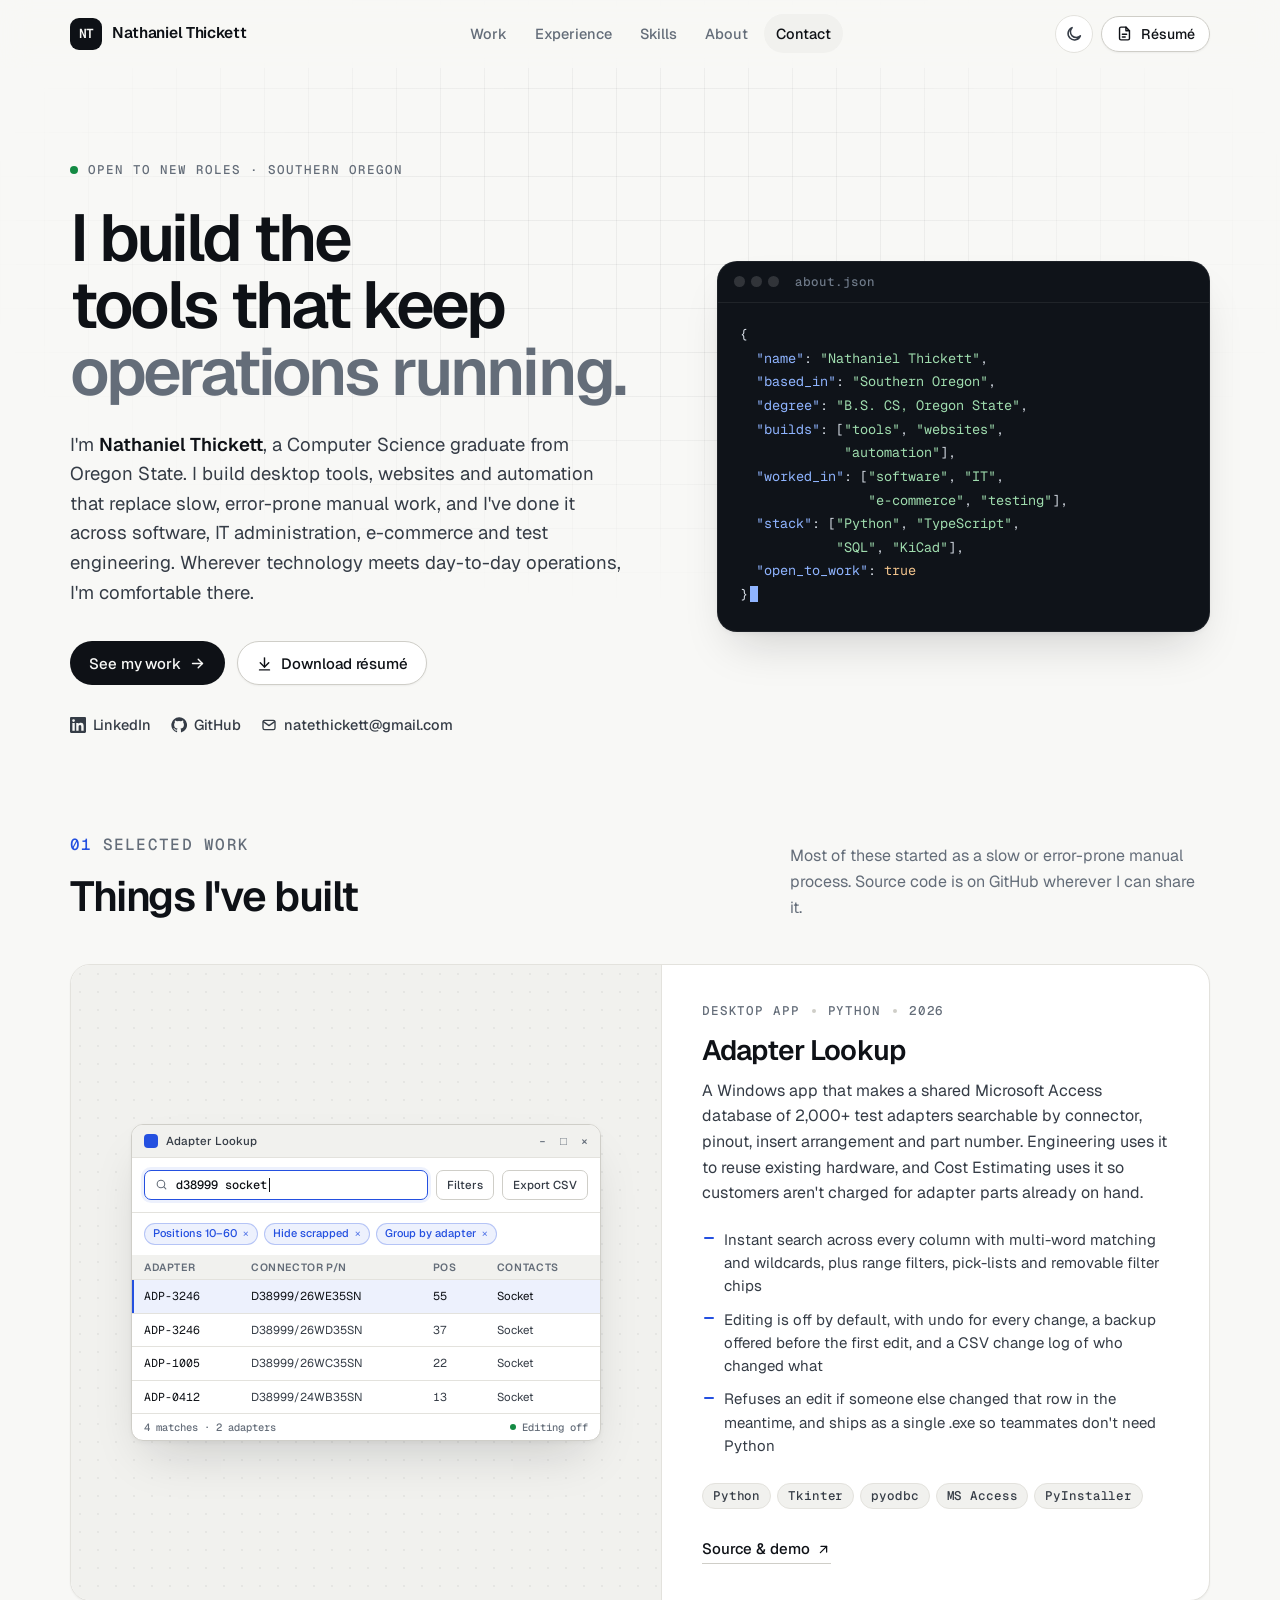
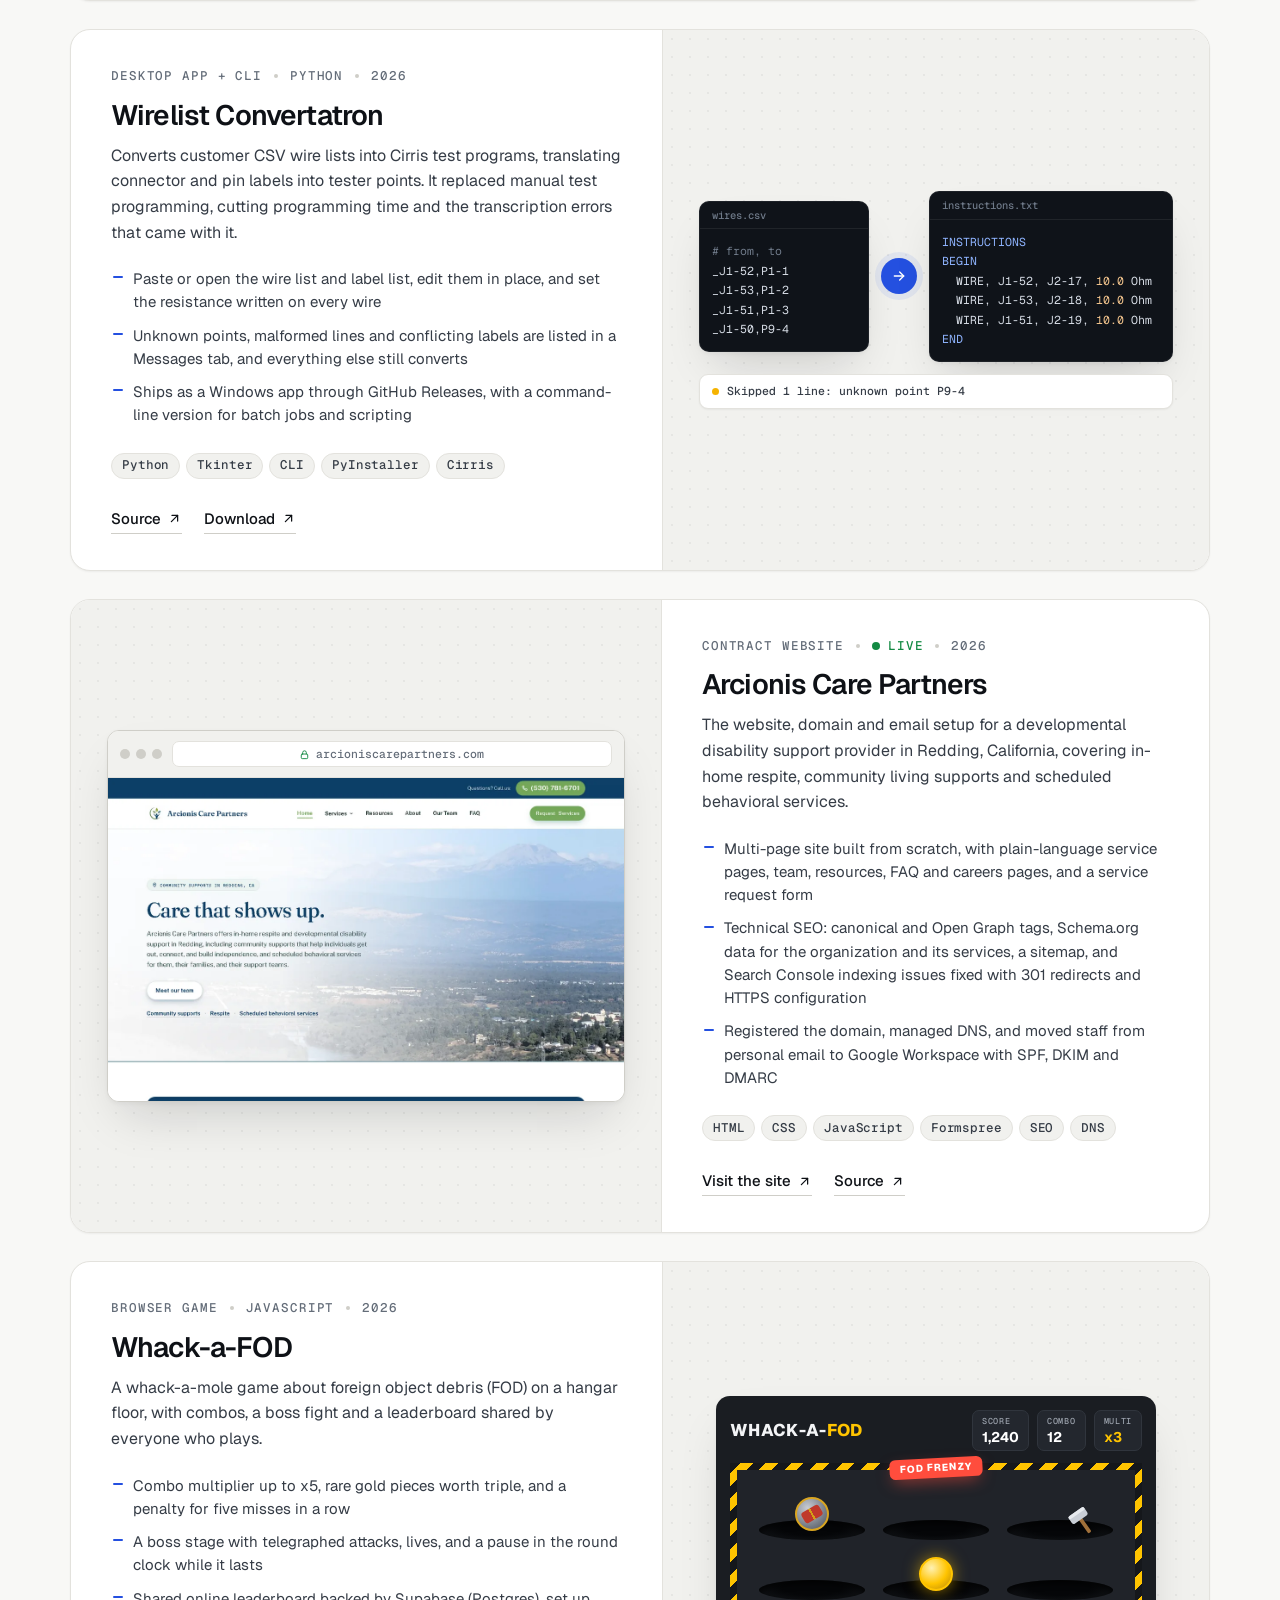
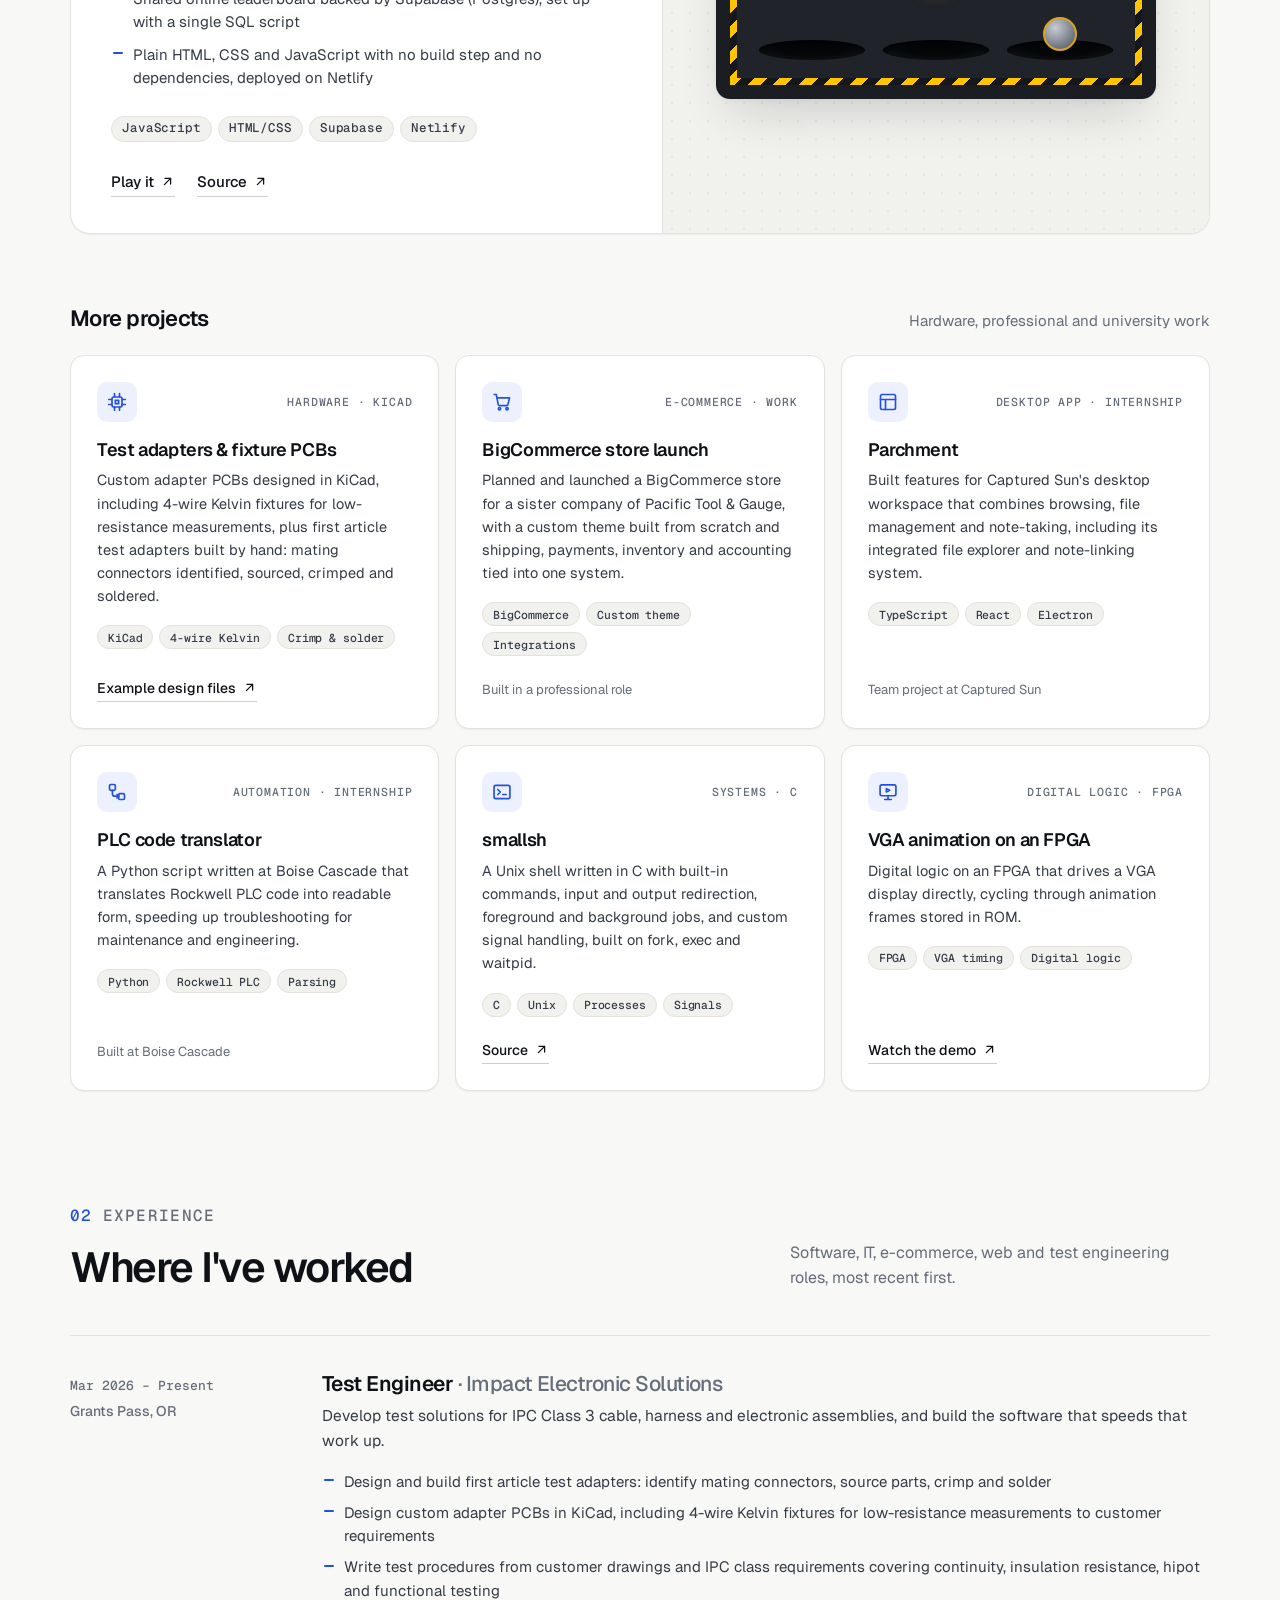
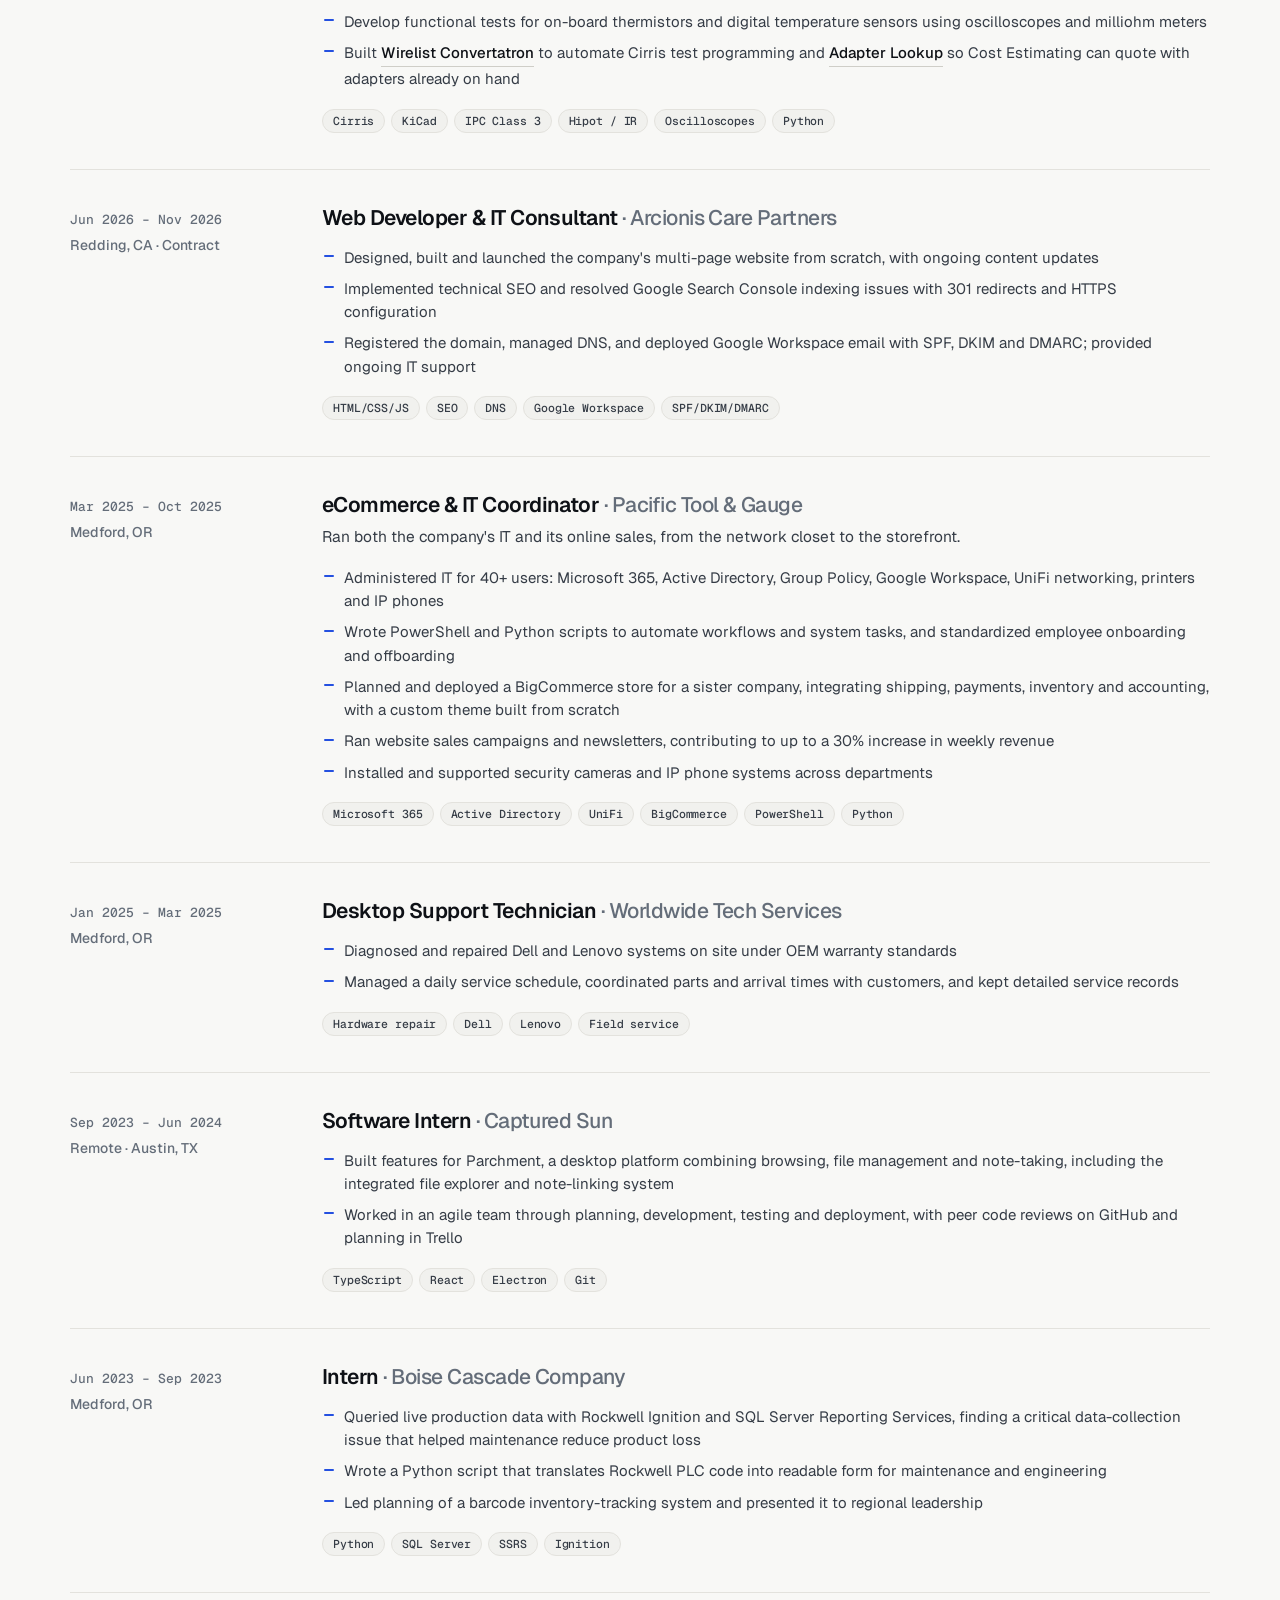
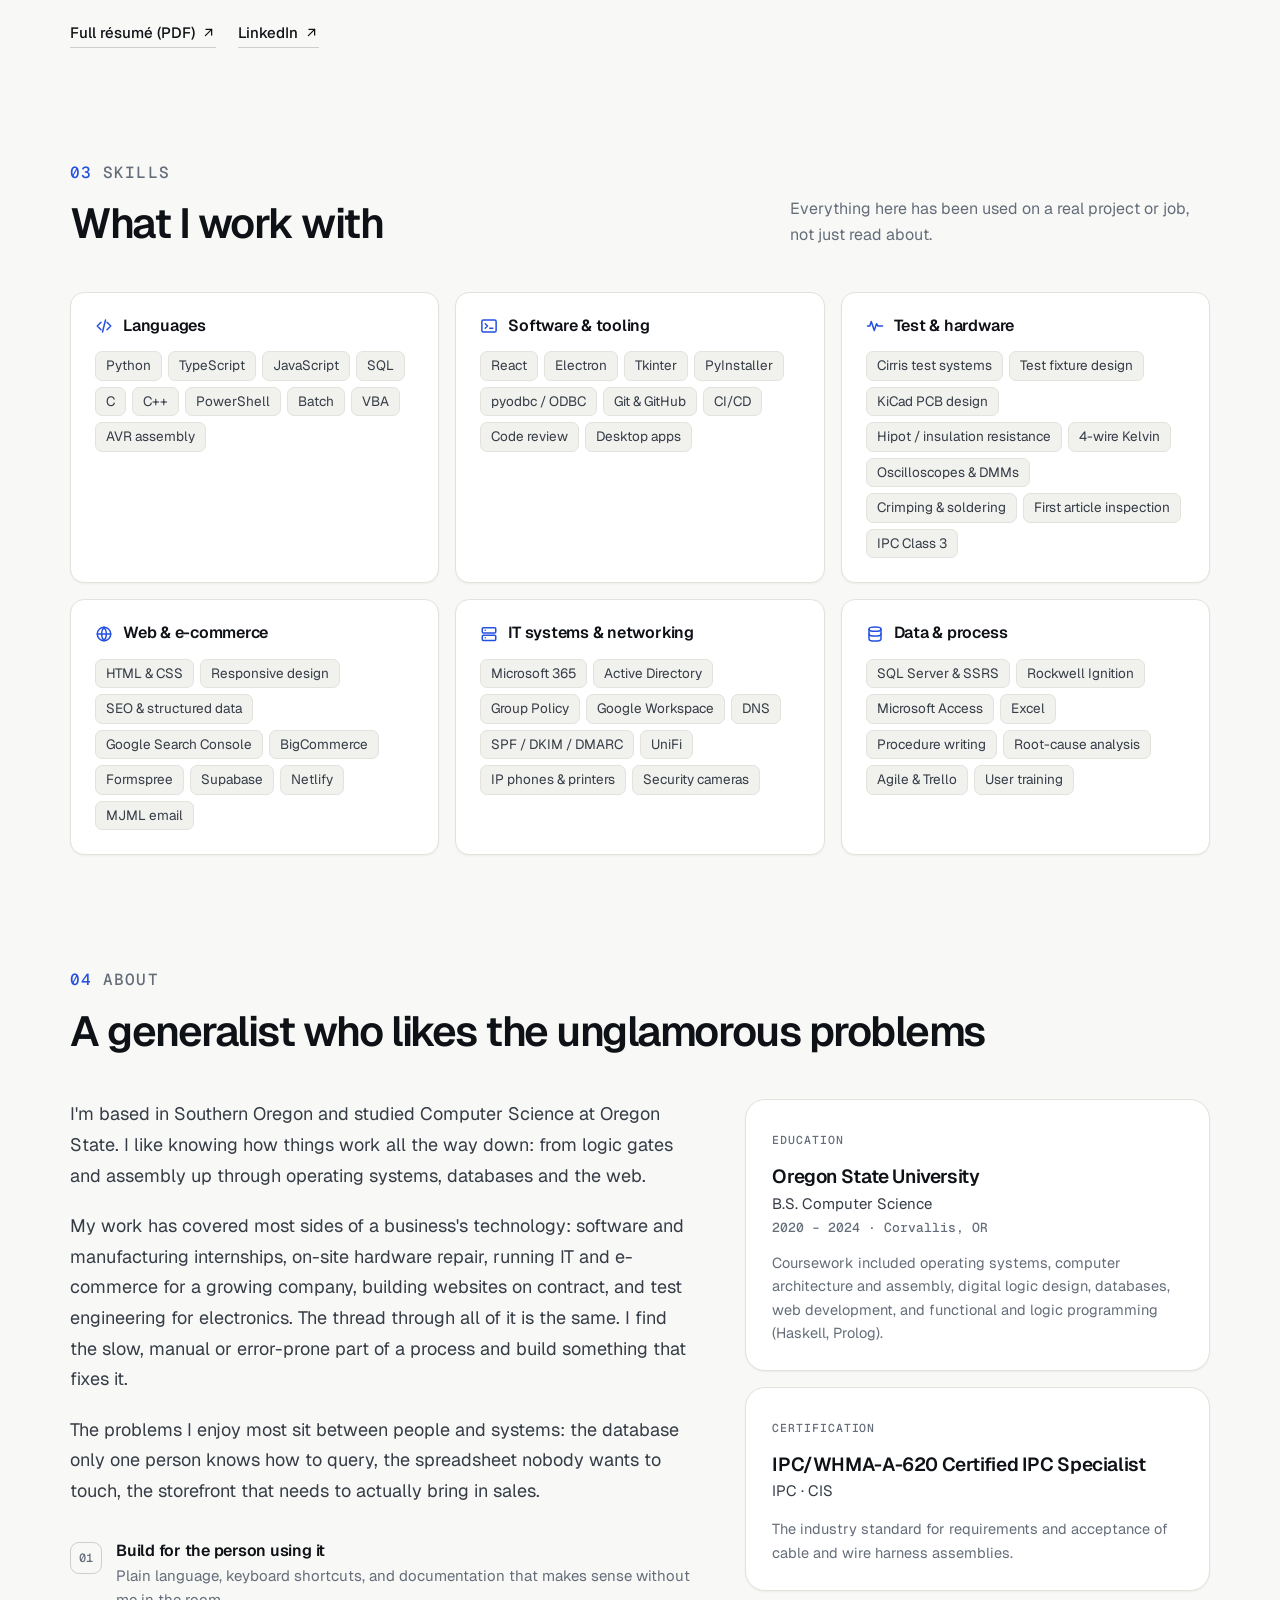
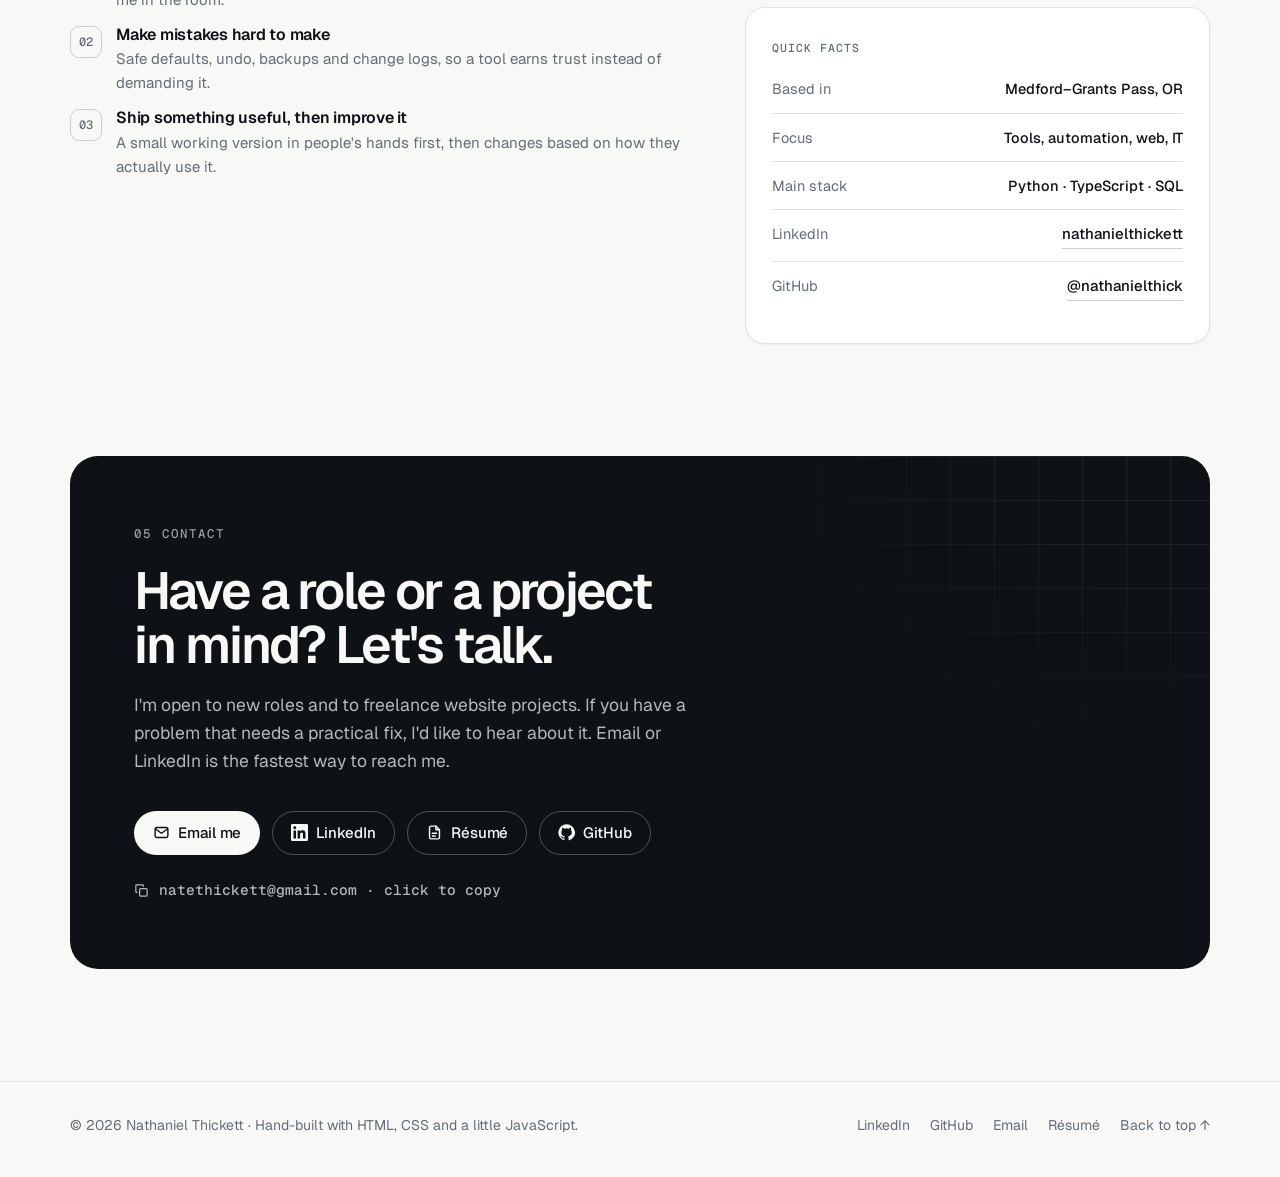
<file: index.html>
<!doctype html>
<html lang="en">
<head>
  <meta charset="utf-8">
  <meta name="viewport" content="width=device-width, initial-scale=1">
  <title>Nathaniel Thickett | Portfolio</title>
  <meta name="description" content="Portfolio of Nathaniel Thickett, a Computer Science graduate in Southern Oregon who builds desktop tools, websites and automation, with experience across software, IT, e-commerce and test engineering.">
  <meta name="author" content="Nathaniel Thickett">
  <link rel="canonical" href="https://nathanielthick.github.io/">

  <meta name="theme-color" content="#f8f8f6" media="(prefers-color-scheme: light)">
  <meta name="theme-color" content="#0a0c10" media="(prefers-color-scheme: dark)">

  <meta property="og:type" content="website">
  <meta property="og:site_name" content="Nathaniel Thickett">
  <meta property="og:title" content="Nathaniel Thickett | Portfolio">
  <meta property="og:description" content="Desktop tools, websites and automation that replace slow, error-prone manual work.">
  <meta property="og:url" content="https://nathanielthick.github.io/">
  <meta property="og:image" content="https://nathanielthick.github.io/images/og-card.png">
  <meta property="og:image:width" content="1200">
  <meta property="og:image:height" content="630">
  <meta property="og:image:alt" content="Nathaniel Thickett: tools, websites and automation">
  <meta name="twitter:card" content="summary_large_image">

  <link rel="icon" href="favicon.svg" type="image/svg+xml">
  <link rel="apple-touch-icon" href="images/apple-touch-icon.png">

  <link rel="preconnect" href="https://fonts.googleapis.com">
  <link rel="preconnect" href="https://fonts.gstatic.com" crossorigin>
  <link rel="stylesheet" href="https://fonts.googleapis.com/css2?family=Geist:wght@400;500;600;700;800&family=Geist+Mono:wght@400;500&display=swap">
  <link rel="stylesheet" href="assets/css/site.css?v=2026112402">

  <script>
    (function () {
      var d = document.documentElement;
      d.classList.add("js");
      try {
        var t = localStorage.getItem("theme");
        if (t === "light" || t === "dark") d.setAttribute("data-theme", t);
      } catch (e) {}
    })();
  </script>

  <script type="application/ld+json">
  {
    "@context": "https://schema.org",
    "@type": "Person",
    "name": "Nathaniel Thickett",
    "url": "https://nathanielthick.github.io/",
    "worksFor": { "@type": "Organization", "name": "Impact Electronic Solutions" },
    "email": "mailto:natethickett@gmail.com",
    "address": { "@type": "PostalAddress", "addressLocality": "Medford", "addressRegion": "OR", "addressCountry": "US" },
    "alumniOf": { "@type": "CollegeOrUniversity", "name": "Oregon State University" },
    "hasCredential": { "@type": "EducationalOccupationalCredential", "name": "IPC/WHMA-A-620 Certified IPC Specialist (CIS)" },
    "sameAs": ["https://www.linkedin.com/in/nathanielthickett", "https://github.com/nathanielthick"],
    "knowsAbout": ["Test engineering", "Test fixture design", "KiCad PCB design", "Python", "TypeScript", "JavaScript", "SQL", "IT systems administration", "Web development", "E-commerce", "Automation"]
  }
  </script>
</head>
<body>

<!-- Icon sprite -->
<svg width="0" height="0" style="position:absolute" aria-hidden="true" focusable="false">
  <symbol id="i-arrow-ur" viewBox="0 0 24 24"><path d="M7 17 17 7"/><path d="M8 7h9v9"/></symbol>
  <symbol id="i-arrow-r" viewBox="0 0 24 24"><path d="M5 12h14"/><path d="m13 6 6 6-6 6"/></symbol>
  <symbol id="i-arrow-d" viewBox="0 0 24 24"><path d="M12 4v13"/><path d="m6 11 6 6 6-6"/><path d="M5 21h14"/></symbol>
  <symbol id="i-github" viewBox="0 0 24 24"><path fill="currentColor" stroke="none" d="M12 .5a11.5 11.5 0 0 0-3.64 22.41c.58.1.79-.25.79-.56v-2c-3.2.7-3.88-1.37-3.88-1.37-.52-1.33-1.28-1.69-1.28-1.69-1.05-.71.08-.7.08-.7 1.16.08 1.77 1.19 1.77 1.19 1.03 1.77 2.7 1.26 3.36.96.1-.75.4-1.26.73-1.55-2.55-.29-5.24-1.28-5.24-5.69 0-1.26.45-2.29 1.19-3.1-.12-.29-.52-1.46.11-3.05 0 0 .97-.31 3.17 1.18a10.9 10.9 0 0 1 5.77 0c2.2-1.49 3.17-1.18 3.17-1.18.63 1.59.23 2.76.11 3.05.74.81 1.19 1.84 1.19 3.1 0 4.42-2.69 5.39-5.26 5.68.41.36.78 1.06.78 2.14v3.17c0 .31.21.67.8.56A11.5 11.5 0 0 0 12 .5Z"/></symbol>
  <symbol id="i-linkedin" viewBox="0 0 24 24"><path fill="currentColor" stroke="none" d="M20.45 20.45h-3.56v-5.57c0-1.33-.02-3.04-1.85-3.04-1.85 0-2.14 1.45-2.14 2.94v5.67H9.35V9h3.41v1.56h.05c.48-.9 1.64-1.85 3.37-1.85 3.6 0 4.27 2.37 4.27 5.46v6.28ZM5.34 7.43a2.06 2.06 0 1 1 0-4.12 2.06 2.06 0 0 1 0 4.12ZM7.12 20.45H3.56V9h3.56v11.45ZM22.22 0H1.77C.79 0 0 .77 0 1.73v20.54C0 23.23.79 24 1.77 24h20.45c.98 0 1.78-.77 1.78-1.73V1.73C24 .77 23.2 0 22.22 0Z"/></symbol>
  <symbol id="i-mail" viewBox="0 0 24 24"><rect x="3" y="5" width="18" height="14" rx="2.5"/><path d="m3.5 7 8.5 6 8.5-6"/></symbol>
  <symbol id="i-file" viewBox="0 0 24 24"><path d="M14 3H7a2 2 0 0 0-2 2v14a2 2 0 0 0 2 2h10a2 2 0 0 0 2-2V8z"/><path d="M14 3v5h5"/><path d="M9 13h6M9 17h4"/></symbol>
  <symbol id="i-sun" viewBox="0 0 24 24"><circle cx="12" cy="12" r="4"/><path d="M12 2v2M12 20v2M4.9 4.9l1.4 1.4M17.7 17.7l1.4 1.4M2 12h2M20 12h2M4.9 19.1l1.4-1.4M17.7 6.3l1.4-1.4"/></symbol>
  <symbol id="i-moon" viewBox="0 0 24 24"><path d="M20.5 14.5A8.5 8.5 0 1 1 9.5 3.5a7 7 0 0 0 11 11Z"/></symbol>
  <symbol id="i-menu" viewBox="0 0 24 24"><path d="M4 7h16M4 12h16M4 17h16"/></symbol>
  <symbol id="i-lock" viewBox="0 0 24 24"><rect x="5" y="11" width="14" height="10" rx="2"/><path d="M8 11V8a4 4 0 0 1 8 0v3"/></symbol>
  <symbol id="i-search" viewBox="0 0 24 24"><circle cx="11" cy="11" r="7"/><path d="m20 20-3.5-3.5"/></symbol>
  <symbol id="i-copy" viewBox="0 0 24 24"><rect x="9" y="9" width="12" height="12" rx="2"/><path d="M5 15H4a1 1 0 0 1-1-1V4a1 1 0 0 1 1-1h10a1 1 0 0 1 1 1v1"/></symbol>
  <symbol id="i-chip" viewBox="0 0 24 24"><rect x="6" y="6" width="12" height="12" rx="2"/><path d="M9 2v4M15 2v4M9 18v4M15 18v4M2 9h4M2 15h4M18 9h4M18 15h4"/><rect x="10" y="10" width="4" height="4"/></symbol>
  <symbol id="i-cart" viewBox="0 0 24 24"><circle cx="9" cy="20" r="1.4"/><circle cx="18" cy="20" r="1.4"/><path d="M2.5 3h2.6l2.4 12.2a1.5 1.5 0 0 0 1.5 1.2h8.6a1.5 1.5 0 0 0 1.5-1.2L21 7H6"/></symbol>
  <symbol id="i-layout" viewBox="0 0 24 24"><rect x="3" y="3" width="18" height="18" rx="2"/><path d="M3 9h18M9 21V9"/></symbol>
  <symbol id="i-terminal" viewBox="0 0 24 24"><rect x="2.5" y="4" width="19" height="16" rx="2"/><path d="m7 9 3 3-3 3M13 15h4"/></symbol>
  <symbol id="i-monitor" viewBox="0 0 24 24"><rect x="2.5" y="3.5" width="19" height="13" rx="2"/><path d="M8 21h8M12 16.5V21"/><path d="m10 8 4 2-4 2z"/></symbol>
  <symbol id="i-wave" viewBox="0 0 24 24"><path d="M2 12h3l2-6 4 12 3-9 2 3h6"/></symbol>
  <symbol id="i-code" viewBox="0 0 24 24"><path d="m8 7-5 5 5 5M16 7l5 5-5 5M14 4l-4 16"/></symbol>
  <symbol id="i-globe" viewBox="0 0 24 24"><circle cx="12" cy="12" r="9"/><path d="M3 12h18M12 3a14 14 0 0 1 0 18M12 3a14 14 0 0 0 0 18"/></symbol>
  <symbol id="i-db" viewBox="0 0 24 24"><ellipse cx="12" cy="5.5" rx="8" ry="2.8"/><path d="M4 5.5v13c0 1.5 3.6 2.8 8 2.8s8-1.3 8-2.8v-13"/><path d="M4 12c0 1.5 3.6 2.8 8 2.8s8-1.3 8-2.8"/></symbol>
  <symbol id="i-server" viewBox="0 0 24 24"><rect x="3" y="3.5" width="18" height="7" rx="1.5"/><rect x="3" y="13.5" width="18" height="7" rx="1.5"/><path d="M7 7h.01M7 17h.01"/></symbol>
  <symbol id="i-workflow" viewBox="0 0 24 24"><rect x="3" y="3" width="7" height="7" rx="1.5"/><rect x="14" y="14" width="7" height="7" rx="1.5"/><path d="M6.5 10v4a3 3 0 0 0 3 3H14"/><path d="m12 15 2 2-2 2"/></symbol>
</svg>

<a class="skip-link" href="#main">Skip to content</a>

<header class="site-header" id="top">
  <div class="container header-inner">
    <a class="brand" href="#top" aria-label="Nathaniel Thickett, back to top">
      <span class="brand-mark" aria-hidden="true">NT</span>
      <span class="brand-name">Nathaniel Thickett</span>
    </a>

    <nav class="nav" id="site-nav" aria-label="Primary">
      <a href="#work">Work</a>
      <a href="#experience">Experience</a>
      <a href="#skills">Skills</a>
      <a href="#about">About</a>
      <a href="#contact">Contact</a>
      <a class="nav-resume" href="assets/Nathaniel-Thickett-Resume.pdf" target="_blank" rel="noopener">Résumé (PDF)</a>
    </nav>

    <div class="header-actions">
      <button class="icon-btn theme-toggle" type="button" aria-label="Switch color theme">
        <svg class="ico icon-moon" aria-hidden="true"><use href="#i-moon"/></svg>
        <svg class="ico icon-sun" aria-hidden="true"><use href="#i-sun"/></svg>
      </button>
      <a class="btn btn-secondary btn-sm" href="assets/Nathaniel-Thickett-Resume.pdf" target="_blank" rel="noopener">
        <svg class="ico" aria-hidden="true"><use href="#i-file"/></svg>Résumé
      </a>
      <button class="icon-btn menu-btn" type="button" aria-label="Open menu" aria-expanded="false" aria-controls="site-nav">
        <svg class="ico" aria-hidden="true"><use href="#i-menu"/></svg>
      </button>
    </div>
  </div>
</header>

<main id="main">

  <!-- ===================== Hero ===================== -->
  <section class="hero" aria-labelledby="hero-title">
    <div class="container">
      <div class="hero-grid">
        <div>
          <p class="eyebrow"><span class="status-dot" aria-hidden="true"></span>Open to new roles · Southern Oregon</p>
          <h1 id="hero-title">I build the tools that keep <span class="soft">operations running.</span></h1>
          <p class="hero-lede">
            I'm <strong>Nathaniel Thickett</strong>, a Computer Science graduate from Oregon State. I build desktop tools, websites and
            automation that replace slow, error-prone manual work, and I've done it across software, IT administration, e-commerce and
            test engineering. Wherever technology meets day-to-day operations, I'm comfortable there.
          </p>
          <div class="hero-cta">
            <a class="btn btn-primary" href="#work">See my work <svg class="ico" aria-hidden="true"><use href="#i-arrow-r"/></svg></a>
            <a class="btn btn-secondary" href="assets/Nathaniel-Thickett-Resume.pdf" target="_blank" rel="noopener">
              <svg class="ico" aria-hidden="true"><use href="#i-arrow-d"/></svg>Download résumé
            </a>
          </div>
          <div class="hero-links">
            <a href="https://www.linkedin.com/in/nathanielthickett" target="_blank" rel="noopener"><svg class="ico" aria-hidden="true"><use href="#i-linkedin"/></svg>LinkedIn</a>
            <a href="https://github.com/nathanielthick" target="_blank" rel="noopener"><svg class="ico" aria-hidden="true"><use href="#i-github"/></svg>GitHub</a>
            <a href="mailto:natethickett@gmail.com"><svg class="ico" aria-hidden="true"><use href="#i-mail"/></svg>natethickett@gmail.com</a>
          </div>
        </div>

        <div class="code-card" aria-hidden="true">
          <div class="code-card-bar"><span class="dots"><i></i><i></i><i></i></span>about.json</div>
<pre>{
  <span class="c-key">"name"</span>: <span class="c-str">"Nathaniel Thickett"</span>,
  <span class="c-key">"based_in"</span>: <span class="c-str">"Southern Oregon"</span>,
  <span class="c-key">"degree"</span>: <span class="c-str">"B.S. CS, Oregon State"</span>,
  <span class="c-key">"builds"</span>: [<span class="c-str">"tools"</span>, <span class="c-str">"websites"</span>,
             <span class="c-str">"automation"</span>],
  <span class="c-key">"worked_in"</span>: [<span class="c-str">"software"</span>, <span class="c-str">"IT"</span>,
                <span class="c-str">"e-commerce"</span>, <span class="c-str">"testing"</span>],
  <span class="c-key">"stack"</span>: [<span class="c-str">"Python"</span>, <span class="c-str">"TypeScript"</span>,
            <span class="c-str">"SQL"</span>, <span class="c-str">"KiCad"</span>],
  <span class="c-key">"open_to_work"</span>: <span class="c-num">true</span>
}<span class="c-cursor"></span></pre>
        </div>
      </div>
    </div>
  </section>

  <!-- ===================== Work ===================== -->
  <section class="section" id="work" aria-labelledby="work-title">
    <div class="container">
      <div class="section-head reveal">
        <div>
          <p class="eyebrow"><span class="section-num">01</span> Selected work</p>
          <h2 id="work-title">Things I've built</h2>
        </div>
        <p>Most of these started as a slow or error-prone manual process. Source code is on GitHub wherever I can share it.</p>
      </div>

      <div class="projects">

        <!-- Adapter Lookup -->
        <article class="project reveal" aria-labelledby="p-adapter">
          <div class="project-visual" aria-hidden="true">
            <div class="mock-window">
              <div class="mw-title">
                <span class="left"><span class="app-ico"></span>Adapter Lookup</span>
                <span class="win-ctl"><span>–</span><span>□</span><span>×</span></span>
              </div>
              <div class="mw-toolbar">
                <div class="mw-search"><svg class="ico"><use href="#i-search"/></svg>d38999 socket<span class="caret"></span></div>
                <span class="mw-btn">Filters</span>
                <span class="mw-btn">Export CSV</span>
              </div>
              <div class="mw-chips">
                <span class="mw-chip">Positions 10–60 <b>×</b></span>
                <span class="mw-chip">Hide scrapped <b>×</b></span>
                <span class="mw-chip">Group by adapter <b>×</b></span>
              </div>
              <table class="mw-table">
                <thead><tr><th>Adapter</th><th>Connector P/N</th><th>Pos</th><th>Contacts</th></tr></thead>
                <tbody>
                  <tr class="sel"><td>ADP-3246</td><td>D38999/26WE35SN</td><td>55</td><td>Socket</td></tr>
                  <tr><td>ADP-3246</td><td>D38999/26WD35SN</td><td>37</td><td>Socket</td></tr>
                  <tr><td>ADP-1005</td><td>D38999/26WC35SN</td><td>22</td><td>Socket</td></tr>
                  <tr><td>ADP-0412</td><td>D38999/24WB35SN</td><td>13</td><td>Socket</td></tr>
                </tbody>
              </table>
              <div class="mw-status"><span>4 matches · 2 adapters</span><span class="lock"><i></i>Editing off</span></div>
            </div>
          </div>
          <div class="project-body">
            <div class="project-meta"><span>Desktop app</span><span class="sep"></span><span>Python</span><span class="sep"></span><span>2026</span></div>
            <h3 id="p-adapter">Adapter Lookup</h3>
            <p class="project-summary">A Windows app that makes a shared Microsoft Access database of 2,000+ test adapters searchable by connector, pinout, insert arrangement and part number. Engineering uses it to reuse existing hardware, and Cost Estimating uses it so customers aren't charged for adapter parts already on hand.</p>
            <ul class="project-points">
              <li>Instant search across every column with multi-word matching and wildcards, plus range filters, pick-lists and removable filter chips</li>
              <li>Editing is off by default, with undo for every change, a backup offered before the first edit, and a CSV change log of who changed what</li>
              <li>Refuses an edit if someone else changed that row in the meantime, and ships as a single .exe so teammates don't need Python</li>
            </ul>
            <div class="project-tags"><span class="tag">Python</span><span class="tag">Tkinter</span><span class="tag">pyodbc</span><span class="tag">MS Access</span><span class="tag">PyInstaller</span></div>
            <div class="project-links">
              <a class="text-link" href="https://github.com/nathanielthick/Adapter-Lookup-Access" target="_blank" rel="noopener">Source &amp; demo <svg class="ico" aria-hidden="true"><use href="#i-arrow-ur"/></svg></a>
            </div>
          </div>
        </article>

        <!-- Wirelist Convertatron -->
        <article class="project is-flipped reveal" aria-labelledby="p-wirelist">
          <div class="project-visual" aria-hidden="true">
            <div class="mock-convert">
              <div class="mc-pane">
                <header>wires.csv</header>
<pre><span class="c-mut"># from, to</span>
_J1-52,P1-1
_J1-53,P1-2
_J1-51,P1-3
_J1-50,P9-4</pre>
              </div>
              <span class="mc-arrow"><svg class="ico"><use href="#i-arrow-r"/></svg></span>
              <div class="mc-pane">
                <header>instructions.txt</header>
<pre><span class="c-key">INSTRUCTIONS</span>
<span class="c-key">BEGIN</span>
  WIRE, J1-52, J2-17, <span class="c-num">10.0</span> Ohm
  WIRE, J1-53, J2-18, <span class="c-num">10.0</span> Ohm
  WIRE, J1-51, J2-19, <span class="c-num">10.0</span> Ohm
<span class="c-key">END</span></pre>
              </div>
              <div class="mc-note"><i></i>Skipped 1 line: unknown point P9-4</div>
            </div>
          </div>
          <div class="project-body">
            <div class="project-meta"><span>Desktop app + CLI</span><span class="sep"></span><span>Python</span><span class="sep"></span><span>2026</span></div>
            <h3 id="p-wirelist">Wirelist Convertatron</h3>
            <p class="project-summary">Converts customer CSV wire lists into Cirris test programs, translating connector and pin labels into tester points. It replaced manual test programming, cutting programming time and the transcription errors that came with it.</p>
            <ul class="project-points">
              <li>Paste or open the wire list and label list, edit them in place, and set the resistance written on every wire</li>
              <li>Unknown points, malformed lines and conflicting labels are listed in a Messages tab, and everything else still converts</li>
              <li>Ships as a Windows app through GitHub Releases, with a command-line version for batch jobs and scripting</li>
            </ul>
            <div class="project-tags"><span class="tag">Python</span><span class="tag">Tkinter</span><span class="tag">CLI</span><span class="tag">PyInstaller</span><span class="tag">Cirris</span></div>
            <div class="project-links">
              <a class="text-link" href="https://github.com/nathanielthick/py-test" target="_blank" rel="noopener">Source <svg class="ico" aria-hidden="true"><use href="#i-arrow-ur"/></svg></a>
              <a class="text-link" href="https://github.com/nathanielthick/py-test/releases" target="_blank" rel="noopener">Download <svg class="ico" aria-hidden="true"><use href="#i-arrow-ur"/></svg></a>
            </div>
          </div>
        </article>

        <!-- Arcionis -->
        <article class="project reveal" aria-labelledby="p-arcionis">
          <div class="project-visual">
            <div class="mock-browser">
              <div class="mb-bar" aria-hidden="true">
                <span class="dots"><i></i><i></i><i></i></span>
                <span class="mb-url"><svg class="ico"><use href="#i-lock"/></svg>arcioniscarepartners.com</span>
              </div>
              <picture>
                <source srcset="images/projects/arcionis.webp" type="image/webp">
                <img src="images/projects/arcionis.jpg" width="1200" height="750" loading="lazy" alt="Arcionis Care Partners homepage with the headline 'Care that shows up.' over a view of Redding, California">
              </picture>
            </div>
          </div>
          <div class="project-body">
            <div class="project-meta"><span>Contract website</span><span class="sep"></span><span class="live"><span class="status-dot" aria-hidden="true"></span>Live</span><span class="sep"></span><span>2026</span></div>
            <h3 id="p-arcionis">Arcionis Care Partners</h3>
            <p class="project-summary">The website, domain and email setup for a developmental disability support provider in Redding, California, covering in-home respite, community living supports and scheduled behavioral services.</p>
            <ul class="project-points">
              <li>Multi-page site built from scratch, with plain-language service pages, team, resources, FAQ and careers pages, and a service request form</li>
              <li>Technical SEO: canonical and Open Graph tags, Schema.org data for the organization and its services, a sitemap, and Search Console indexing issues fixed with 301 redirects and HTTPS configuration</li>
              <li>Registered the domain, managed DNS, and moved staff from personal email to Google Workspace with SPF, DKIM and DMARC</li>
            </ul>
            <div class="project-tags"><span class="tag">HTML</span><span class="tag">CSS</span><span class="tag">JavaScript</span><span class="tag">Formspree</span><span class="tag">SEO</span><span class="tag">DNS</span></div>
            <div class="project-links">
              <a class="text-link" href="https://arcioniscarepartners.com/" target="_blank" rel="noopener">Visit the site <svg class="ico" aria-hidden="true"><use href="#i-arrow-ur"/></svg></a>
              <a class="text-link" href="https://github.com/nathanielthick/Arcionis-Care-Partners" target="_blank" rel="noopener">Source <svg class="ico" aria-hidden="true"><use href="#i-arrow-ur"/></svg></a>
            </div>
          </div>
        </article>

        <!-- Whack-a-FOD -->
        <article class="project is-flipped reveal" aria-labelledby="p-fod">
          <div class="project-visual" aria-hidden="true">
            <div class="mock-game">
              <div class="mg-hud">
                <div class="mg-title">Whack-a-<span>FOD</span></div>
                <div class="mg-stat">SCORE<b>1,240</b></div>
                <div class="mg-stat">COMBO<b>12</b></div>
                <div class="mg-stat hot">MULTI<b>x3</b></div>
              </div>
              <div class="mg-floor">
                <span class="mg-banner">FOD FRENZY</span>
                <div class="mg-hole"><span class="mg-fod wire"></span></div>
                <div class="mg-hole"></div>
                <div class="mg-hole"></div>
                <div class="mg-hole"></div>
                <div class="mg-hole"><span class="mg-fod gold"></span></div>
                <div class="mg-hole"></div>
                <div class="mg-hole"></div>
                <div class="mg-hole"></div>
                <div class="mg-hole"><span class="mg-fod d2"></span></div>
                <svg class="mg-hammer" viewBox="0 0 32 32"><rect x="14" y="10" width="4" height="20" rx="1.5" fill="#a0703a"/><rect x="6" y="3" width="20" height="10" rx="2.5" fill="#c9ced6"/><rect x="6" y="3" width="20" height="3.5" rx="1.5" fill="#e7eaee"/></svg>
              </div>
            </div>
          </div>
          <div class="project-body">
            <div class="project-meta"><span>Browser game</span><span class="sep"></span><span>JavaScript</span><span class="sep"></span><span>2026</span></div>
            <h3 id="p-fod">Whack-a-FOD</h3>
            <p class="project-summary">A whack-a-mole game about foreign object debris (FOD) on a hangar floor, with combos, a boss fight and a leaderboard shared by everyone who plays.</p>
            <ul class="project-points">
              <li>Combo multiplier up to x5, rare gold pieces worth triple, and a penalty for five misses in a row</li>
              <li>A boss stage with telegraphed attacks, lives, and a pause in the round clock while it lasts</li>
              <li>Shared online leaderboard backed by Supabase (Postgres), set up with a single SQL script</li>
              <li>Plain HTML, CSS and JavaScript with no build step and no dependencies, deployed on Netlify</li>
            </ul>
            <div class="project-tags"><span class="tag">JavaScript</span><span class="tag">HTML/CSS</span><span class="tag">Supabase</span><span class="tag">Netlify</span></div>
            <div class="project-links">
              <a class="text-link" href="https://zingy-sprite-1a3037.netlify.app/" target="_blank" rel="noopener">Play it <svg class="ico" aria-hidden="true"><use href="#i-arrow-ur"/></svg></a>
              <a class="text-link" href="https://github.com/nathanielthick/FOD-BOSS" target="_blank" rel="noopener">Source <svg class="ico" aria-hidden="true"><use href="#i-arrow-ur"/></svg></a>
            </div>
          </div>
        </article>
      </div>

      <!-- More projects -->
      <div class="subhead reveal">
        <h3>More projects</h3>
        <p>Hardware, professional and university work</p>
      </div>

      <div class="cards">
        <article class="card reveal">
          <div class="card-top"><span class="card-icon"><svg class="ico" aria-hidden="true"><use href="#i-chip"/></svg></span><span class="card-kind">Hardware · KiCad</span></div>
          <h4>Test adapters &amp; fixture PCBs</h4>
          <p>Custom adapter PCBs designed in KiCad, including 4-wire Kelvin fixtures for low-resistance measurements, plus first article test adapters built by hand: mating connectors identified, sourced, crimped and soldered.</p>
          <div class="project-tags"><span class="tag">KiCad</span><span class="tag">4-wire Kelvin</span><span class="tag">Crimp &amp; solder</span></div>
          <div class="card-link"><a class="text-link" href="https://github.com/nathanielthick/Adapter-3246" target="_blank" rel="noopener">Example design files <svg class="ico" aria-hidden="true"><use href="#i-arrow-ur"/></svg></a></div>
        </article>

        <article class="card reveal">
          <div class="card-top"><span class="card-icon"><svg class="ico" aria-hidden="true"><use href="#i-cart"/></svg></span><span class="card-kind">E-commerce · Work</span></div>
          <h4>BigCommerce store launch</h4>
          <p>Planned and launched a BigCommerce store for a sister company of Pacific Tool &amp; Gauge, with a custom theme built from scratch and shipping, payments, inventory and accounting tied into one system.</p>
          <div class="project-tags"><span class="tag">BigCommerce</span><span class="tag">Custom theme</span><span class="tag">Integrations</span></div>
          <div class="card-link"><span class="note">Built in a professional role</span></div>
        </article>

        <article class="card reveal">
          <div class="card-top"><span class="card-icon"><svg class="ico" aria-hidden="true"><use href="#i-layout"/></svg></span><span class="card-kind">Desktop app · Internship</span></div>
          <h4>Parchment</h4>
          <p>Built features for Captured Sun's desktop workspace that combines browsing, file management and note-taking, including its integrated file explorer and note-linking system.</p>
          <div class="project-tags"><span class="tag">TypeScript</span><span class="tag">React</span><span class="tag">Electron</span></div>
          <div class="card-link"><span class="note">Team project at Captured Sun</span></div>
        </article>

        <article class="card reveal">
          <div class="card-top"><span class="card-icon"><svg class="ico" aria-hidden="true"><use href="#i-workflow"/></svg></span><span class="card-kind">Automation · Internship</span></div>
          <h4>PLC code translator</h4>
          <p>A Python script written at Boise Cascade that translates Rockwell PLC code into readable form, speeding up troubleshooting for maintenance and engineering.</p>
          <div class="project-tags"><span class="tag">Python</span><span class="tag">Rockwell PLC</span><span class="tag">Parsing</span></div>
          <div class="card-link"><span class="note">Built at Boise Cascade</span></div>
        </article>

        <article class="card reveal">
          <div class="card-top"><span class="card-icon"><svg class="ico" aria-hidden="true"><use href="#i-terminal"/></svg></span><span class="card-kind">Systems · C</span></div>
          <h4>smallsh</h4>
          <p>A Unix shell written in C with built-in commands, input and output redirection, foreground and background jobs, and custom signal handling, built on fork, exec and waitpid.</p>
          <div class="project-tags"><span class="tag">C</span><span class="tag">Unix</span><span class="tag">Processes</span><span class="tag">Signals</span></div>
          <div class="card-link"><a class="text-link" href="https://github.com/nathanielthick/OSU-Portfolio/tree/main/C_smallsh" target="_blank" rel="noopener">Source <svg class="ico" aria-hidden="true"><use href="#i-arrow-ur"/></svg></a></div>
        </article>

        <article class="card reveal">
          <div class="card-top"><span class="card-icon"><svg class="ico" aria-hidden="true"><use href="#i-monitor"/></svg></span><span class="card-kind">Digital logic · FPGA</span></div>
          <h4>VGA animation on an FPGA</h4>
          <p>Digital logic on an FPGA that drives a VGA display directly, cycling through animation frames stored in ROM.</p>
          <div class="project-tags"><span class="tag">FPGA</span><span class="tag">VGA timing</span><span class="tag">Digital logic</span></div>
          <div class="card-link"><a class="text-link" href="https://www.youtube.com/watch?v=J5ulm8RPIpY" target="_blank" rel="noopener">Watch the demo <svg class="ico" aria-hidden="true"><use href="#i-arrow-ur"/></svg></a></div>
        </article>
      </div>
    </div>
  </section>

  <!-- ===================== Experience ===================== -->
  <section class="section" id="experience" aria-labelledby="exp-title">
    <div class="container">
      <div class="section-head reveal">
        <div>
          <p class="eyebrow"><span class="section-num">02</span> Experience</p>
          <h2 id="exp-title">Where I've worked</h2>
        </div>
        <p>Software, IT, e-commerce, web and test engineering roles, most recent first.</p>
      </div>

      <div class="timeline">
        <article class="job reveal">
          <div class="job-when">Mar 2026 – Present<span class="where">Grants Pass, OR</span></div>
          <div>
            <h3>Test Engineer <span class="at">· Impact Electronic Solutions</span></h3>
            <p class="job-lede">Develop test solutions for IPC Class 3 cable, harness and electronic assemblies, and build the software that speeds that work up.</p>
            <ul class="project-points">
              <li>Design and build first article test adapters: identify mating connectors, source parts, crimp and solder</li>
              <li>Design custom adapter PCBs in KiCad, including 4-wire Kelvin fixtures for low-resistance measurements to customer requirements</li>
              <li>Write test procedures from customer drawings and IPC class requirements covering continuity, insulation resistance, hipot and functional testing</li>
              <li>Develop functional tests for on-board thermistors and digital temperature sensors using oscilloscopes and milliohm meters</li>
              <li>Built <a class="text-link" href="#p-wirelist">Wirelist Convertatron</a> to automate Cirris test programming and <a class="text-link" href="#p-adapter">Adapter Lookup</a> so Cost Estimating can quote with adapters already on hand</li>
            </ul>
            <div class="project-tags"><span class="tag">Cirris</span><span class="tag">KiCad</span><span class="tag">IPC Class 3</span><span class="tag">Hipot / IR</span><span class="tag">Oscilloscopes</span><span class="tag">Python</span></div>
          </div>
        </article>

        <article class="job reveal">
          <div class="job-when">Jun 2026 – Nov 2026<span class="where">Redding, CA · Contract</span></div>
          <div>
            <h3>Web Developer &amp; IT Consultant <span class="at">· Arcionis Care Partners</span></h3>
            <ul class="project-points">
              <li>Designed, built and launched the company's multi-page website from scratch, with ongoing content updates</li>
              <li>Implemented technical SEO and resolved Google Search Console indexing issues with 301 redirects and HTTPS configuration</li>
              <li>Registered the domain, managed DNS, and deployed Google Workspace email with SPF, DKIM and DMARC; provided ongoing IT support</li>
            </ul>
            <div class="project-tags"><span class="tag">HTML/CSS/JS</span><span class="tag">SEO</span><span class="tag">DNS</span><span class="tag">Google Workspace</span><span class="tag">SPF/DKIM/DMARC</span></div>
          </div>
        </article>

        <article class="job reveal">
          <div class="job-when">Mar 2025 – Oct 2025<span class="where">Medford, OR</span></div>
          <div>
            <h3>eCommerce &amp; IT Coordinator <span class="at">· Pacific Tool &amp; Gauge</span></h3>
            <p class="job-lede">Ran both the company's IT and its online sales, from the network closet to the storefront.</p>
            <ul class="project-points">
              <li>Administered IT for 40+ users: Microsoft 365, Active Directory, Group Policy, Google Workspace, UniFi networking, printers and IP phones</li>
              <li>Wrote PowerShell and Python scripts to automate workflows and system tasks, and standardized employee onboarding and offboarding</li>
              <li>Planned and deployed a BigCommerce store for a sister company, integrating shipping, payments, inventory and accounting, with a custom theme built from scratch</li>
              <li>Ran website sales campaigns and newsletters, contributing to up to a 30% increase in weekly revenue</li>
              <li>Installed and supported security cameras and IP phone systems across departments</li>
            </ul>
            <div class="project-tags"><span class="tag">Microsoft 365</span><span class="tag">Active Directory</span><span class="tag">UniFi</span><span class="tag">BigCommerce</span><span class="tag">PowerShell</span><span class="tag">Python</span></div>
          </div>
        </article>

        <article class="job reveal">
          <div class="job-when">Jan 2025 – Mar 2025<span class="where">Medford, OR</span></div>
          <div>
            <h3>Desktop Support Technician <span class="at">· Worldwide Tech Services</span></h3>
            <ul class="project-points">
              <li>Diagnosed and repaired Dell and Lenovo systems on site under OEM warranty standards</li>
              <li>Managed a daily service schedule, coordinated parts and arrival times with customers, and kept detailed service records</li>
            </ul>
            <div class="project-tags"><span class="tag">Hardware repair</span><span class="tag">Dell</span><span class="tag">Lenovo</span><span class="tag">Field service</span></div>
          </div>
        </article>

        <article class="job reveal">
          <div class="job-when">Sep 2023 – Jun 2024<span class="where">Remote · Austin, TX</span></div>
          <div>
            <h3>Software Intern <span class="at">· Captured Sun</span></h3>
            <ul class="project-points">
              <li>Built features for Parchment, a desktop platform combining browsing, file management and note-taking, including the integrated file explorer and note-linking system</li>
              <li>Worked in an agile team through planning, development, testing and deployment, with peer code reviews on GitHub and planning in Trello</li>
            </ul>
            <div class="project-tags"><span class="tag">TypeScript</span><span class="tag">React</span><span class="tag">Electron</span><span class="tag">Git</span></div>
          </div>
        </article>

        <article class="job reveal">
          <div class="job-when">Jun 2023 – Sep 2023<span class="where">Medford, OR</span></div>
          <div>
            <h3>Intern <span class="at">· Boise Cascade Company</span></h3>
            <ul class="project-points">
              <li>Queried live production data with Rockwell Ignition and SQL Server Reporting Services, finding a critical data-collection issue that helped maintenance reduce product loss</li>
              <li>Wrote a Python script that translates Rockwell PLC code into readable form for maintenance and engineering</li>
              <li>Led planning of a barcode inventory-tracking system and presented it to regional leadership</li>
            </ul>
            <div class="project-tags"><span class="tag">Python</span><span class="tag">SQL Server</span><span class="tag">SSRS</span><span class="tag">Ignition</span></div>
          </div>
        </article>
      </div>

      <div class="project-links reveal" style="padding-top:28px">
        <a class="text-link" href="assets/Nathaniel-Thickett-Resume.pdf" target="_blank" rel="noopener">Full résumé (PDF) <svg class="ico" aria-hidden="true"><use href="#i-arrow-ur"/></svg></a>
        <a class="text-link" href="https://www.linkedin.com/in/nathanielthickett" target="_blank" rel="noopener">LinkedIn <svg class="ico" aria-hidden="true"><use href="#i-arrow-ur"/></svg></a>
      </div>
    </div>
  </section>

  <!-- ===================== Skills ===================== -->
  <section class="section" id="skills" aria-labelledby="skills-title">
    <div class="container">
      <div class="section-head reveal">
        <div>
          <p class="eyebrow"><span class="section-num">03</span> Skills</p>
          <h2 id="skills-title">What I work with</h2>
        </div>
        <p>Everything here has been used on a real project or job, not just read about.</p>
      </div>

      <div class="skills">
        <div class="skill reveal">
          <h3><svg class="ico" aria-hidden="true"><use href="#i-code"/></svg>Languages</h3>
          <ul><li>Python</li><li>TypeScript</li><li>JavaScript</li><li>SQL</li><li>C</li><li>C++</li><li>PowerShell</li><li>Batch</li><li>VBA</li><li>AVR assembly</li></ul>
        </div>
        <div class="skill reveal">
          <h3><svg class="ico" aria-hidden="true"><use href="#i-terminal"/></svg>Software &amp; tooling</h3>
          <ul><li>React</li><li>Electron</li><li>Tkinter</li><li>PyInstaller</li><li>pyodbc / ODBC</li><li>Git &amp; GitHub</li><li>CI/CD</li><li>Code review</li><li>Desktop apps</li></ul>
        </div>
        <div class="skill reveal">
          <h3><svg class="ico" aria-hidden="true"><use href="#i-wave"/></svg>Test &amp; hardware</h3>
          <ul><li>Cirris test systems</li><li>Test fixture design</li><li>KiCad PCB design</li><li>Hipot / insulation resistance</li><li>4-wire Kelvin</li><li>Oscilloscopes &amp; DMMs</li><li>Crimping &amp; soldering</li><li>First article inspection</li><li>IPC Class 3</li></ul>
        </div>
        <div class="skill reveal">
          <h3><svg class="ico" aria-hidden="true"><use href="#i-globe"/></svg>Web &amp; e-commerce</h3>
          <ul><li>HTML &amp; CSS</li><li>Responsive design</li><li>SEO &amp; structured data</li><li>Google Search Console</li><li>BigCommerce</li><li>Formspree</li><li>Supabase</li><li>Netlify</li><li>MJML email</li></ul>
        </div>
        <div class="skill reveal">
          <h3><svg class="ico" aria-hidden="true"><use href="#i-server"/></svg>IT systems &amp; networking</h3>
          <ul><li>Microsoft 365</li><li>Active Directory</li><li>Group Policy</li><li>Google Workspace</li><li>DNS</li><li>SPF / DKIM / DMARC</li><li>UniFi</li><li>IP phones &amp; printers</li><li>Security cameras</li></ul>
        </div>
        <div class="skill reveal">
          <h3><svg class="ico" aria-hidden="true"><use href="#i-db"/></svg>Data &amp; process</h3>
          <ul><li>SQL Server &amp; SSRS</li><li>Rockwell Ignition</li><li>Microsoft Access</li><li>Excel</li><li>Procedure writing</li><li>Root-cause analysis</li><li>Agile &amp; Trello</li><li>User training</li></ul>
        </div>
      </div>
    </div>
  </section>

  <!-- ===================== About ===================== -->
  <section class="section" id="about" aria-labelledby="about-title">
    <div class="container">
      <div class="section-head reveal">
        <div>
          <p class="eyebrow"><span class="section-num">04</span> About</p>
          <h2 id="about-title">A generalist who likes the unglamorous problems</h2>
        </div>
      </div>

      <div class="about-grid">
        <div class="reveal">
          <div class="prose">
            <p>I'm based in Southern Oregon and studied Computer Science at Oregon State. I like knowing how things work all the way down: from logic gates and assembly up through operating systems, databases and the web.</p>
            <p>My work has covered most sides of a business's technology: software and manufacturing internships, on-site hardware repair, running IT and e-commerce for a growing company, building websites on contract, and test engineering for electronics. The thread through all of it is the same. I find the slow, manual or error-prone part of a process and build something that fixes it.</p>
            <p>The problems I enjoy most sit between people and systems: the database only one person knows how to query, the spreadsheet nobody wants to touch, the storefront that needs to actually bring in sales.</p>
          </div>

          <div class="principles">
            <div class="principle">
              <span class="n">01</span>
              <div><h4>Build for the person using it</h4><p>Plain language, keyboard shortcuts, and documentation that makes sense without me in the room.</p></div>
            </div>
            <div class="principle">
              <span class="n">02</span>
              <div><h4>Make mistakes hard to make</h4><p>Safe defaults, undo, backups and change logs, so a tool earns trust instead of demanding it.</p></div>
            </div>
            <div class="principle">
              <span class="n">03</span>
              <div><h4>Ship something useful, then improve it</h4><p>A small working version in people's hands first, then changes based on how they actually use it.</p></div>
            </div>
          </div>
        </div>

        <div class="side-stack">
          <div class="info-card reveal">
            <p class="eyebrow">Education</p>
            <h3>Oregon State University</h3>
            <p class="sub">B.S. Computer Science</p>
            <p class="when">2020 – 2024 · Corvallis, OR</p>
            <p class="body">Coursework included operating systems, computer architecture and assembly, digital logic design, databases, web development, and functional and logic programming (Haskell, Prolog).</p>
          </div>
          <div class="info-card reveal">
            <p class="eyebrow">Certification</p>
            <h3>IPC/WHMA-A-620 Certified IPC Specialist</h3>
            <p class="sub">IPC · CIS</p>
            <p class="body">The industry standard for requirements and acceptance of cable and wire harness assemblies.</p>
          </div>
          <div class="info-card reveal">
            <p class="eyebrow">Quick facts</p>
            <dl class="facts">
              <div><dt>Based in</dt><dd>Medford–Grants Pass, OR</dd></div>
              <div><dt>Focus</dt><dd>Tools, automation, web, IT</dd></div>
              <div><dt>Main stack</dt><dd>Python · TypeScript · SQL</dd></div>
              <div><dt>LinkedIn</dt><dd><a class="text-link" href="https://www.linkedin.com/in/nathanielthickett" target="_blank" rel="noopener">nathanielthickett</a></dd></div>
              <div><dt>GitHub</dt><dd><a class="text-link" href="https://github.com/nathanielthick" target="_blank" rel="noopener">@nathanielthick</a></dd></div>
            </dl>
          </div>
        </div>
      </div>
    </div>
  </section>

  <!-- ===================== Contact ===================== -->
  <section class="section" id="contact" aria-labelledby="contact-title">
    <div class="container">
      <div class="contact-card reveal">
        <p class="eyebrow"><span class="section-num" style="color:inherit">05</span> Contact</p>
        <h2 id="contact-title">Have a role or a project in mind? Let's talk.</h2>
        <p class="lede">I'm open to new roles and to freelance website projects. If you have a problem that needs a practical fix, I'd like to hear about it. Email or LinkedIn is the fastest way to reach me.</p>
        <div class="contact-actions">
          <a class="btn btn-primary" href="mailto:natethickett@gmail.com?subject=Hello%20Nathaniel"><svg class="ico" aria-hidden="true"><use href="#i-mail"/></svg>Email me</a>
          <a class="btn btn-secondary" href="https://www.linkedin.com/in/nathanielthickett" target="_blank" rel="noopener"><svg class="ico" aria-hidden="true"><use href="#i-linkedin"/></svg>LinkedIn</a>
          <a class="btn btn-secondary" href="assets/Nathaniel-Thickett-Resume.pdf" target="_blank" rel="noopener"><svg class="ico" aria-hidden="true"><use href="#i-file"/></svg>Résumé</a>
          <a class="btn btn-secondary" href="https://github.com/nathanielthick" target="_blank" rel="noopener"><svg class="ico" aria-hidden="true"><use href="#i-github"/></svg>GitHub</a>
        </div>
        <button class="copy-email" type="button" data-email="natethickett@gmail.com">
          <svg class="ico" aria-hidden="true"><use href="#i-copy"/></svg>
          <span class="idle">natethickett@gmail.com<span class="hint"> · click to copy</span></span>
          <span class="done">Copied to clipboard</span>
        </button>
      </div>
    </div>
  </section>

</main>

<footer class="site-footer">
  <div class="container footer-inner">
    <p>© <span data-year>2026</span> Nathaniel Thickett · Hand-built with HTML, CSS and a little JavaScript.</p>
    <div class="footer-links">
      <a href="https://www.linkedin.com/in/nathanielthickett" target="_blank" rel="noopener">LinkedIn</a>
      <a href="https://github.com/nathanielthick" target="_blank" rel="noopener">GitHub</a>
      <a href="mailto:natethickett@gmail.com">Email</a>
      <a href="assets/Nathaniel-Thickett-Resume.pdf" target="_blank" rel="noopener">Résumé</a>
      <a href="#top">Back to top ↑</a>
    </div>
  </div>
</footer>

<script src="assets/js/site.js?v=2026112402" defer></script>
</body>
</html>
</file>
<file: assets/css/site.css>
/* ==========================================================================
   Nathaniel Thickett — portfolio
   Version 2026112402 (keep in sync with the ?v= tag in index.html and 404.html)
   Plain CSS, no build step. Colors are tokens; dark mode redefines them.
   ========================================================================== */

:root {
  --bg: #f8f8f6;
  --surface: #ffffff;
  --surface-2: #f1f1ee;
  --surface-3: #e9e9e5;
  --ink: #0e1116;
  --ink-2: #353c46;
  --muted: #646d79;
  --line: #e3e2dd;
  --line-strong: #cfcec8;
  --accent: #2450e0;
  --accent-hover: #1a3fbd;
  --accent-ink: #ffffff;
  --accent-soft: rgba(36, 80, 224, 0.08);
  --accent-line: rgba(36, 80, 224, 0.28);
  --ok: #138a43;
  --warn: #f5b301;
  --code-bg: #0f1319;
  --code-ink: #d7dde6;
  --code-muted: #6f7a89;
  --code-key: #8fb4ff;
  --code-str: #9fdcae;
  --code-num: #f2c48d;
  --shadow-sm: 0 1px 2px rgba(15, 17, 22, 0.05);
  --shadow-md: 0 1px 2px rgba(15, 17, 22, 0.04), 0 8px 24px -8px rgba(15, 17, 22, 0.12);
  --shadow-lg: 0 2px 4px rgba(15, 17, 22, 0.04), 0 24px 48px -16px rgba(15, 17, 22, 0.18);
  --grid-line: rgba(14, 17, 22, 0.05);

  --font-sans: "Geist", "Inter", ui-sans-serif, system-ui, -apple-system, "Segoe UI", Roboto, sans-serif;
  --font-mono: "Geist Mono", "JetBrains Mono", ui-monospace, "SFMono-Regular", Menlo, Consolas, monospace;

  --radius-sm: 8px;
  --radius: 14px;
  --radius-lg: 20px;
  --container: 1140px;
  --gutter: 24px;
  --header-h: 68px;

  color-scheme: light;
}

@media (prefers-color-scheme: dark) {
  :root:not([data-theme="light"]) {
    --bg: #0a0c10;
    --surface: #111419;
    --surface-2: #161a20;
    --surface-3: #1d222a;
    --ink: #eceef2;
    --ink-2: #c3c9d2;
    --muted: #8d96a3;
    --line: #22272f;
    --line-strong: #323844;
    --accent: #7d9dff;
    --accent-hover: #9cb4ff;
    --accent-ink: #0a0c10;
    --accent-soft: rgba(125, 157, 255, 0.1);
    --accent-line: rgba(125, 157, 255, 0.35);
    --ok: #3ccf74;
    --code-bg: #0c0f14;
    --shadow-sm: 0 1px 2px rgba(0, 0, 0, 0.4);
    --shadow-md: 0 1px 2px rgba(0, 0, 0, 0.3), 0 8px 24px -8px rgba(0, 0, 0, 0.6);
    --shadow-lg: 0 2px 4px rgba(0, 0, 0, 0.3), 0 24px 48px -16px rgba(0, 0, 0, 0.7);
    --grid-line: rgba(255, 255, 255, 0.045);
    color-scheme: dark;
  }
}

:root[data-theme="dark"] {
  --bg: #0a0c10;
  --surface: #111419;
  --surface-2: #161a20;
  --surface-3: #1d222a;
  --ink: #eceef2;
  --ink-2: #c3c9d2;
  --muted: #8d96a3;
  --line: #22272f;
  --line-strong: #323844;
  --accent: #7d9dff;
  --accent-hover: #9cb4ff;
  --accent-ink: #0a0c10;
  --accent-soft: rgba(125, 157, 255, 0.1);
  --accent-line: rgba(125, 157, 255, 0.35);
  --ok: #3ccf74;
  --code-bg: #0c0f14;
  --shadow-sm: 0 1px 2px rgba(0, 0, 0, 0.4);
  --shadow-md: 0 1px 2px rgba(0, 0, 0, 0.3), 0 8px 24px -8px rgba(0, 0, 0, 0.6);
  --shadow-lg: 0 2px 4px rgba(0, 0, 0, 0.3), 0 24px 48px -16px rgba(0, 0, 0, 0.7);
  --grid-line: rgba(255, 255, 255, 0.045);
  color-scheme: dark;
}

/* ---------- Base ---------- */

*, *::before, *::after { box-sizing: border-box; }

html {
  -webkit-text-size-adjust: 100%;
  text-size-adjust: 100%;
  scroll-behavior: smooth;
  scroll-padding-top: calc(var(--header-h) + 16px);
}

body {
  margin: 0;
  background: var(--bg);
  color: var(--ink);
  font-family: var(--font-sans);
  font-size: 16px;
  line-height: 1.6;
  -webkit-font-smoothing: antialiased;
  -moz-osx-font-smoothing: grayscale;
  text-rendering: optimizeLegibility;
  overflow-x: hidden;
}

img, svg { display: block; max-width: 100%; }
img { height: auto; }

a { color: inherit; text-decoration: none; }

p { margin: 0; }

h1, h2, h3, h4 {
  margin: 0;
  font-weight: 600;
  letter-spacing: -0.02em;
  line-height: 1.15;
  text-wrap: balance;
}

ul { margin: 0; padding: 0; list-style: none; }

code, kbd, pre { font-family: var(--font-mono); }

.ico {
  width: 1em;
  height: 1em;
  fill: none;
  stroke: currentColor;
  stroke-width: 2;
  stroke-linecap: round;
  stroke-linejoin: round;
  flex: none;
}

::selection { background: var(--accent); color: var(--accent-ink); }

:focus-visible {
  outline: 2px solid var(--accent);
  outline-offset: 3px;
  border-radius: 6px;
}

.sr-only {
  position: absolute;
  width: 1px; height: 1px;
  padding: 0; margin: -1px;
  overflow: hidden;
  clip: rect(0, 0, 0, 0);
  white-space: nowrap;
  border: 0;
}

.skip-link {
  position: absolute;
  left: 16px;
  top: -60px;
  z-index: 100;
  padding: 10px 14px;
  background: var(--ink);
  color: var(--bg);
  border-radius: var(--radius-sm);
  font-weight: 500;
  transition: top 0.2s;
}
.skip-link:focus { top: 12px; }

.container {
  width: 100%;
  max-width: calc(var(--container) + var(--gutter) * 2);
  margin-inline: auto;
  padding-inline: var(--gutter);
}

/* ---------- Buttons & small parts ---------- */

.btn {
  display: inline-flex;
  align-items: center;
  justify-content: center;
  gap: 8px;
  height: 44px;
  padding: 0 18px;
  border-radius: 999px;
  border: 1px solid transparent;
  font: 500 15px/1 var(--font-sans);
  letter-spacing: -0.005em;
  cursor: pointer;
  white-space: nowrap;
  transition: background-color 0.15s, border-color 0.15s, color 0.15s, transform 0.15s, box-shadow 0.15s;
}
.btn svg { width: 17px; height: 17px; flex: none; }
.btn:active { transform: translateY(1px); }

.btn-primary {
  background: var(--ink);
  color: var(--bg);
}
.btn-primary:hover { background: var(--accent); color: var(--accent-ink); }

.btn-secondary {
  background: var(--surface);
  color: var(--ink);
  border-color: var(--line-strong);
  box-shadow: var(--shadow-sm);
}
.btn-secondary:hover { border-color: var(--ink); }

.btn-sm { height: 36px; padding: 0 14px; font-size: 14px; }

.icon-btn {
  display: inline-grid;
  place-items: center;
  width: 38px;
  height: 38px;
  border-radius: 999px;
  border: 1px solid var(--line);
  background: var(--surface);
  color: var(--ink-2);
  cursor: pointer;
  transition: color 0.15s, border-color 0.15s, background-color 0.15s;
}
.icon-btn:hover { color: var(--ink); border-color: var(--line-strong); }
.icon-btn svg { width: 18px; height: 18px; }

.text-link {
  display: inline-flex;
  align-items: center;
  gap: 6px;
  font-weight: 500;
  font-size: 15px;
  color: var(--ink);
  border-bottom: 1px solid var(--line-strong);
  padding-bottom: 2px;
  transition: color 0.15s, border-color 0.15s;
}
.text-link svg { width: 15px; height: 15px; transition: transform 0.15s; }
.text-link:hover { color: var(--accent); border-color: var(--accent); }
.text-link:hover svg { transform: translate(2px, -2px); }

.tag {
  display: inline-flex;
  align-items: center;
  height: 26px;
  padding: 0 10px;
  border-radius: 999px;
  background: var(--surface-2);
  border: 1px solid var(--line);
  color: var(--ink-2);
  font: 500 12.5px/1 var(--font-mono);
  letter-spacing: -0.01em;
  white-space: nowrap;
}

.eyebrow {
  display: inline-flex;
  align-items: center;
  gap: 10px;
  font: 500 12.5px/1 var(--font-mono);
  text-transform: uppercase;
  letter-spacing: 0.08em;
  color: var(--muted);
}

.status-dot {
  position: relative;
  width: 8px;
  height: 8px;
  border-radius: 50%;
  background: var(--ok);
  flex: none;
}
.status-dot::after {
  content: "";
  position: absolute;
  inset: -4px;
  border-radius: 50%;
  border: 2px solid var(--ok);
  opacity: 0;
  animation: pulse 2.4s ease-out infinite;
}
@keyframes pulse {
  0% { transform: scale(0.6); opacity: 0.6; }
  100% { transform: scale(1.6); opacity: 0; }
}

/* ---------- Header ---------- */

.site-header {
  position: sticky;
  top: 0;
  z-index: 50;
  height: var(--header-h);
  background: color-mix(in srgb, var(--bg) 82%, transparent);
  -webkit-backdrop-filter: saturate(160%) blur(14px);
  backdrop-filter: saturate(160%) blur(14px);
  border-bottom: 1px solid transparent;
  transition: border-color 0.2s;
}
.site-header.is-scrolled { border-bottom-color: var(--line); }

.header-inner {
  display: flex;
  align-items: center;
  justify-content: space-between;
  gap: 24px;
  height: 100%;
}

.brand {
  display: inline-flex;
  align-items: center;
  gap: 10px;
  font-weight: 600;
  letter-spacing: -0.02em;
  font-size: 15.5px;
}
.brand-mark {
  display: grid;
  place-items: center;
  width: 32px;
  height: 32px;
  border-radius: 9px;
  background: var(--ink);
  color: var(--bg);
  font: 600 13px/1 var(--font-mono);
  letter-spacing: -0.04em;
}

.nav {
  display: flex;
  align-items: center;
  gap: 4px;
}
.nav a {
  position: relative;
  padding: 8px 12px;
  border-radius: 999px;
  font-size: 14.5px;
  font-weight: 500;
  color: var(--muted);
  transition: color 0.15s, background-color 0.15s;
}
.nav a:hover { color: var(--ink); }
.nav a.is-active { color: var(--ink); background: var(--surface-2); }

.header-actions {
  display: flex;
  align-items: center;
  gap: 8px;
}

.menu-btn { display: none; }

.theme-toggle .icon-sun { display: none; }
:root[data-theme="dark"] .theme-toggle .icon-sun { display: block; }
:root[data-theme="dark"] .theme-toggle .icon-moon { display: none; }
@media (prefers-color-scheme: dark) {
  :root:not([data-theme="light"]) .theme-toggle .icon-sun { display: block; }
  :root:not([data-theme="light"]) .theme-toggle .icon-moon { display: none; }
}

/* ---------- Hero ---------- */

.hero {
  position: relative;
  padding: 88px 0 72px;
  isolation: isolate;
}
.hero::before {
  content: "";
  position: absolute;
  inset: calc(var(--header-h) * -1) 0 0;
  z-index: -1;
  background-image:
    linear-gradient(var(--grid-line) 1px, transparent 1px),
    linear-gradient(90deg, var(--grid-line) 1px, transparent 1px);
  background-size: 44px 44px;
  -webkit-mask-image: radial-gradient(ellipse 70% 60% at 50% 30%, #000 30%, transparent 75%);
  mask-image: radial-gradient(ellipse 70% 60% at 50% 30%, #000 30%, transparent 75%);
}

.hero-grid {
  display: grid;
  grid-template-columns: minmax(0, 1.2fr) minmax(0, 1fr);
  gap: 56px;
  align-items: center;
}

.hero h1 {
  margin-top: 22px;
  font-size: clamp(40px, 6vw, 66px);
  font-weight: 600;
  letter-spacing: -0.045em;
  line-height: 1.02;
}
.hero h1 .soft { color: var(--muted); }

.hero-lede {
  margin-top: 24px;
  max-width: 560px;
  font-size: 18.5px;
  line-height: 1.6;
  color: var(--ink-2);
}
.hero-lede strong { color: var(--ink); font-weight: 600; }

.hero-cta {
  display: flex;
  flex-wrap: wrap;
  gap: 12px;
  margin-top: 34px;
}

.hero-links {
  display: flex;
  flex-wrap: wrap;
  align-items: center;
  gap: 8px 20px;
  margin-top: 28px;
  font-size: 14.5px;
  color: var(--muted);
}
.hero-links a {
  display: inline-flex;
  align-items: center;
  gap: 7px;
  color: var(--ink-2);
  font-weight: 500;
  transition: color 0.15s;
}
.hero-links a:hover { color: var(--accent); }
.hero-links svg { width: 16px; height: 16px; }

/* code card */
.code-card {
  position: relative;
  border-radius: var(--radius-lg);
  background: var(--code-bg);
  color: var(--code-ink);
  box-shadow: var(--shadow-lg);
  border: 1px solid rgba(255, 255, 255, 0.06);
  overflow: hidden;
}
.code-card-bar {
  display: flex;
  align-items: center;
  gap: 8px;
  padding: 14px 16px;
  border-bottom: 1px solid rgba(255, 255, 255, 0.07);
  font: 500 12.5px/1 var(--font-mono);
  color: var(--code-muted);
}
.code-card-bar .dots { display: flex; gap: 6px; margin-right: 8px; }
.code-card-bar .dots i {
  width: 11px; height: 11px; border-radius: 50%;
  background: rgba(255, 255, 255, 0.14);
}
.code-card pre {
  margin: 0;
  padding: 20px 22px 24px;
  font-size: 13.5px;
  line-height: 1.75;
  overflow-x: auto;
  white-space: pre;
}
.c-key { color: var(--code-key); }
.c-str { color: var(--code-str); }
.c-num { color: var(--code-num); }
.c-mut { color: var(--code-muted); }
.c-cursor {
  display: inline-block;
  width: 8px;
  height: 16px;
  margin-left: 2px;
  vertical-align: -3px;
  background: var(--code-key);
  animation: blink 1.1s steps(1) infinite;
}
@keyframes blink { 50% { opacity: 0; } }

/* ---------- Sections ---------- */

.section { padding: 112px 0 0; }
.section:last-of-type { padding-bottom: 112px; }
.hero + .section { padding-top: 24px; }

.section-head {
  display: flex;
  align-items: flex-end;
  justify-content: space-between;
  gap: 24px;
  margin-bottom: 44px;
}
.section-head h2 {
  margin-top: 14px;
  font-size: clamp(30px, 4vw, 42px);
  letter-spacing: -0.035em;
}
.section-head p {
  max-width: 420px;
  color: var(--muted);
  font-size: 16px;
}
.section-num { color: var(--accent); }

/* ---------- Featured projects ---------- */

.projects { display: grid; gap: 28px; }

.project {
  display: grid;
  grid-template-columns: minmax(0, 1.08fr) minmax(0, 1fr);
  border: 1px solid var(--line);
  border-radius: var(--radius-lg);
  background: var(--surface);
  box-shadow: var(--shadow-sm);
  overflow: hidden;
  transition: box-shadow 0.25s, border-color 0.25s;
}
.project:hover { box-shadow: var(--shadow-md); border-color: var(--line-strong); }
.project.is-flipped .project-visual { order: 2; border-right: 0; border-left: 1px solid var(--line); }

.project-visual {
  position: relative;
  display: grid;
  place-items: center;
  min-height: 380px;
  padding: 36px;
  background: var(--surface-2);
  border-right: 1px solid var(--line);
  overflow: hidden;
}
.project-visual::before {
  content: "";
  position: absolute;
  inset: 0;
  background-image: radial-gradient(var(--grid-line) 1.2px, transparent 1.2px);
  background-size: 18px 18px;
  pointer-events: none;
}
.project-visual > * { position: relative; }

.project-body {
  display: flex;
  flex-direction: column;
  padding: 40px 40px 36px;
}
.project-meta {
  display: flex;
  flex-wrap: wrap;
  align-items: center;
  gap: 8px 12px;
  font: 500 12.5px/1 var(--font-mono);
  text-transform: uppercase;
  letter-spacing: 0.07em;
  color: var(--muted);
}
.project-meta .sep { width: 4px; height: 4px; border-radius: 50%; background: var(--line-strong); }
.project-meta .live { display: inline-flex; align-items: center; gap: 8px; color: var(--ok); }

.project h3 {
  margin-top: 16px;
  font-size: 28px;
  letter-spacing: -0.03em;
}
.project-summary {
  margin-top: 12px;
  color: var(--ink-2);
  font-size: 16px;
}
.project-points {
  display: grid;
  gap: 10px;
  margin-top: 22px;
}
.project-points li {
  position: relative;
  padding-left: 22px;
  font-size: 15px;
  line-height: 1.55;
  color: var(--ink-2);
}
.project-points li::before {
  content: "";
  position: absolute;
  left: 2px;
  top: 0.62em;
  width: 10px;
  height: 2px;
  border-radius: 2px;
  background: var(--accent);
}
.project-tags {
  display: flex;
  flex-wrap: wrap;
  gap: 6px;
  margin-top: 26px;
}
.project-links {
  display: flex;
  flex-wrap: wrap;
  gap: 10px 22px;
  margin-top: auto;
  padding-top: 28px;
}

/* --- Mock: desktop app window (Adapter Lookup) --- */
.mock-window {
  width: 100%;
  max-width: 470px;
  border-radius: 12px;
  background: var(--surface);
  border: 1px solid var(--line-strong);
  box-shadow: var(--shadow-lg);
  overflow: hidden;
  font-size: 12px;
}
.mw-title {
  display: flex;
  align-items: center;
  justify-content: space-between;
  padding: 9px 12px;
  background: var(--surface-2);
  border-bottom: 1px solid var(--line);
  font: 500 11.5px/1 var(--font-sans);
  color: var(--ink-2);
}
.mw-title .left { display: flex; align-items: center; gap: 8px; }
.mw-title .app-ico {
  width: 14px; height: 14px; border-radius: 4px;
  background: var(--accent);
}
.mw-title .win-ctl { display: flex; gap: 14px; color: var(--muted); font-family: var(--font-mono); }
.mw-toolbar {
  display: flex;
  gap: 8px;
  padding: 12px;
  border-bottom: 1px solid var(--line);
}
.mw-search {
  flex: 1;
  display: flex;
  align-items: center;
  gap: 8px;
  height: 30px;
  padding: 0 10px;
  border-radius: 7px;
  border: 1.5px solid var(--accent);
  box-shadow: 0 0 0 3px var(--accent-soft);
  font: 500 12px/1 var(--font-mono);
  color: var(--ink);
  min-width: 0;
}
.mw-search svg { width: 13px; height: 13px; color: var(--muted); flex: none; }
.mw-search .caret { width: 1.5px; height: 14px; background: var(--ink); margin-left: -6px; animation: blink 1.1s steps(1) infinite; }
.mw-btn {
  height: 30px; padding: 0 10px; border-radius: 7px;
  display: inline-flex; align-items: center;
  border: 1px solid var(--line-strong);
  background: var(--surface);
  font: 500 11.5px/1 var(--font-sans);
  color: var(--ink-2);
  white-space: nowrap;
}
.mw-chips { display: flex; flex-wrap: wrap; gap: 6px; padding: 10px 12px 0; }
.mw-chip {
  display: inline-flex; align-items: center; gap: 6px;
  height: 22px; padding: 0 8px;
  border-radius: 999px;
  background: var(--accent-soft);
  border: 1px solid var(--accent-line);
  color: var(--accent);
  font: 500 11px/1 var(--font-sans);
}
.mw-chip b { font-weight: 400; opacity: 0.7; }
.mw-table { width: 100%; border-collapse: collapse; margin-top: 10px; font-variant-numeric: tabular-nums; }
.mw-table th, .mw-table td {
  text-align: left;
  padding: 7px 12px;
  border-bottom: 1px solid var(--line);
  white-space: nowrap;
}
.mw-table th {
  font: 600 10.5px/1 var(--font-sans);
  text-transform: uppercase;
  letter-spacing: 0.06em;
  color: var(--muted);
  background: var(--surface-2);
}
.mw-table td { color: var(--ink-2); font-size: 11.5px; }
.mw-table td:first-child { font-family: var(--font-mono); color: var(--ink); }
.mw-table tr.sel td { background: var(--accent-soft); color: var(--ink); }
.mw-table tr.sel td:first-child { box-shadow: inset 2px 0 0 var(--accent); }
.mw-status {
  display: flex; justify-content: space-between; gap: 8px;
  padding: 8px 12px;
  font: 500 10.5px/1 var(--font-mono);
  color: var(--muted);
}
.mw-status .lock { display: inline-flex; align-items: center; gap: 6px; }
.mw-status .lock i { width: 6px; height: 6px; border-radius: 50%; background: var(--ok); }

/* --- Mock: browser frame (websites) --- */
.mock-browser {
  width: 100%;
  max-width: 520px;
  border-radius: 12px;
  background: var(--surface);
  border: 1px solid var(--line-strong);
  box-shadow: var(--shadow-lg);
  overflow: hidden;
}
.mb-bar {
  display: flex;
  align-items: center;
  gap: 10px;
  padding: 10px 12px;
  background: var(--surface-2);
  border-bottom: 1px solid var(--line);
}
.mb-bar .dots { display: flex; gap: 6px; }
.mb-bar .dots i { width: 10px; height: 10px; border-radius: 50%; background: var(--line-strong); }
.mb-url {
  flex: 1;
  display: flex;
  align-items: center;
  justify-content: center;
  gap: 6px;
  height: 26px;
  border-radius: 7px;
  background: var(--surface);
  border: 1px solid var(--line);
  font: 500 11.5px/1 var(--font-mono);
  color: var(--muted);
  min-width: 0;
  overflow: hidden;
  white-space: nowrap;
}
.mb-url svg { width: 11px; height: 11px; color: var(--ok); flex: none; }
.mock-browser img { width: 100%; aspect-ratio: 16 / 10; object-fit: cover; object-position: top left; }

/* --- Mock: conversion (Wirelist) --- */
.mock-convert {
  display: grid;
  grid-template-columns: minmax(0, 0.82fr) auto minmax(0, 1.18fr);
  align-items: center;
  gap: 12px;
  width: 100%;
  max-width: 520px;
}
.mc-pane {
  border-radius: 10px;
  background: var(--code-bg);
  border: 1px solid rgba(255, 255, 255, 0.06);
  box-shadow: var(--shadow-lg);
  overflow: hidden;
  min-width: 0;
}
.mc-pane header {
  padding: 8px 12px;
  border-bottom: 1px solid rgba(255, 255, 255, 0.07);
  font: 500 10.5px/1 var(--font-mono);
  color: var(--code-muted);
}
.mc-pane pre {
  margin: 0;
  padding: 12px;
  font-size: 11.5px;
  line-height: 1.7;
  color: var(--code-ink);
  overflow: hidden;
  white-space: pre;
}
.mc-arrow {
  display: grid;
  place-items: center;
  width: 36px;
  height: 36px;
  border-radius: 50%;
  background: var(--accent);
  color: var(--accent-ink);
  box-shadow: 0 0 0 6px var(--accent-soft);
}
.mc-arrow svg { width: 16px; height: 16px; }
.mc-note {
  grid-column: 1 / -1;
  display: flex;
  align-items: center;
  gap: 8px;
  padding: 9px 12px;
  border-radius: 9px;
  background: var(--surface);
  border: 1px solid var(--line);
  font: 500 11.5px/1.3 var(--font-mono);
  color: var(--ink-2);
  box-shadow: var(--shadow-sm);
}
.mc-note i { width: 7px; height: 7px; border-radius: 50%; background: var(--warn); flex: none; }

/* --- Mock: game (Whack-a-FOD) --- */
.mock-game {
  width: 100%;
  max-width: 440px;
  padding: 14px;
  border-radius: 14px;
  background: #1a1d22;
  box-shadow: var(--shadow-lg);
  color: #f3f4f6;
}
.mg-hud {
  display: flex;
  align-items: stretch;
  gap: 8px;
  margin-bottom: 12px;
}
.mg-title {
  flex: 1;
  font: 800 17px/1 var(--font-sans);
  letter-spacing: 0.02em;
  text-transform: uppercase;
  align-self: center;
}
.mg-title span { color: #ffc400; }
.mg-stat {
  padding: 6px 9px;
  border-radius: 7px;
  background: #23272e;
  border: 1px solid #30353d;
  font: 500 8.5px/1 var(--font-mono);
  letter-spacing: 0.08em;
  color: #9aa1ab;
}
.mg-stat b { display: block; margin-top: 4px; font: 700 14px/1 var(--font-sans); color: #fff; letter-spacing: 0; }
.mg-stat.hot b { color: #ffc400; }
.mg-floor {
  position: relative;
  display: grid;
  grid-template-columns: repeat(3, 1fr);
  gap: 14px 18px;
  padding: 24px 22px 18px;
  border: 7px solid transparent;
  border-image: repeating-linear-gradient(-45deg, #ffc400 0 9px, #15171b 9px 18px) 7;
  background: #202329;
}
.mg-hole {
  position: relative;
  height: 46px;
  display: grid;
  place-items: end center;
}
.mg-hole::after {
  content: "";
  width: 100%;
  height: 20px;
  border-radius: 50%;
  background: radial-gradient(ellipse at 50% 40%, #050608 40%, #0d0f12 70%);
  box-shadow: inset 0 3px 6px rgba(0, 0, 0, 0.8);
}
.mg-fod {
  position: absolute;
  bottom: 9px;
  left: 50%;
  width: 34px;
  height: 34px;
  margin-left: -17px;
  border-radius: 50%;
  border: 2px solid #d9a521;
  background: radial-gradient(circle at 35% 30%, #c8ccd3, #7a808a 60%, #4a4f57);
  z-index: 1;
  animation: pop 2.6s ease-in-out infinite;
}
.mg-fod.gold { border-color: #ffc400; background: radial-gradient(circle at 35% 30%, #fff1b3, #ffc400 55%, #b7860b); box-shadow: 0 0 16px rgba(255, 196, 0, 0.55); animation-delay: -0.9s; }
.mg-fod.d2 { animation-delay: -1.7s; }
.mg-fod.wire::before {
  content: "";
  position: absolute;
  inset: 9px 5px;
  border-radius: 3px;
  background: linear-gradient(90deg, #c0392b 0 45%, #d4a017 45% 55%, #c0392b 55%);
  transform: rotate(-30deg);
}
@keyframes pop {
  0%, 100% { transform: translateY(10px) scale(0.85); opacity: 0.2; }
  20%, 70% { transform: translateY(0) scale(1); opacity: 1; }
}
.mg-hammer {
  position: absolute;
  right: 34px;
  top: 30px;
  width: 30px;
  height: 30px;
  transform: rotate(-35deg);
  transform-origin: 80% 80%;
  animation: whack 2.6s ease-in-out infinite;
  z-index: 2;
}
@keyframes whack {
  0%, 60%, 100% { transform: rotate(-35deg); }
  68% { transform: rotate(10deg); }
}
.mg-banner {
  position: absolute;
  left: 50%;
  top: -12px;
  transform: translateX(-50%) rotate(-3deg);
  padding: 5px 10px;
  border-radius: 6px;
  background: #ff4d3d;
  color: #fff;
  font: 800 10px/1 var(--font-sans);
  letter-spacing: 0.1em;
  white-space: nowrap;
  z-index: 3;
  box-shadow: 0 6px 16px -4px rgba(255, 77, 61, 0.6);
}

/* ---------- More projects grid ---------- */

.subhead {
  display: flex;
  align-items: baseline;
  justify-content: space-between;
  gap: 16px;
  margin: 72px 0 22px;
}
.subhead h3 { font-size: 22px; letter-spacing: -0.025em; }
.subhead p { color: var(--muted); font-size: 15px; }

.cards {
  display: grid;
  grid-template-columns: repeat(3, minmax(0, 1fr));
  gap: 16px;
}
.card {
  position: relative;
  display: flex;
  flex-direction: column;
  padding: 26px;
  border-radius: var(--radius);
  background: var(--surface);
  border: 1px solid var(--line);
  box-shadow: var(--shadow-sm);
  transition: border-color 0.2s, box-shadow 0.2s, transform 0.2s;
}
.card:hover { border-color: var(--line-strong); box-shadow: var(--shadow-md); }
.card-top {
  display: flex;
  align-items: center;
  justify-content: space-between;
  gap: 12px;
  margin-bottom: 18px;
}
.card-icon {
  display: grid;
  place-items: center;
  width: 40px;
  height: 40px;
  border-radius: 10px;
  background: var(--accent-soft);
  color: var(--accent);
}
.card-icon svg { width: 20px; height: 20px; }
.card-kind {
  font: 500 11.5px/1 var(--font-mono);
  text-transform: uppercase;
  letter-spacing: 0.07em;
  color: var(--muted);
}
.card h4 { font-size: 18px; letter-spacing: -0.02em; }
.card p { margin-top: 8px; font-size: 14.5px; line-height: 1.6; color: var(--ink-2); }
.card .project-tags { margin-top: 18px; }
.card .tag { height: 24px; font-size: 11.5px; }
.card-link {
  margin-top: auto;
  padding-top: 20px;
}
.card-link .text-link { font-size: 14px; }
.card-link .note { font-size: 13px; color: var(--muted); }

/* ---------- Experience ---------- */

.timeline {
  border-top: 1px solid var(--line);
}
.job {
  display: grid;
  grid-template-columns: 220px minmax(0, 1fr);
  gap: 32px;
  padding: 36px 0;
  border-bottom: 1px solid var(--line);
}
.job-when {
  font: 500 13px/1.5 var(--font-mono);
  color: var(--muted);
  padding-top: 4px;
}
.job-when .where { display: block; margin-top: 6px; font-family: var(--font-sans); font-size: 14px; }
.job h3 {
  font-size: 21px;
  letter-spacing: -0.025em;
}
.job h3 .at { color: var(--muted); font-weight: 500; }
.job-lede { margin-top: 8px; color: var(--ink-2); font-size: 15.5px; }
.job .project-points { margin-top: 16px; gap: 8px; }
.job .project-points li { font-size: 15px; }
.job .project-tags { margin-top: 18px; }
.job .tag { height: 24px; font-size: 11.5px; }

/* ---------- Skills ---------- */

.skills {
  display: grid;
  grid-template-columns: repeat(3, minmax(0, 1fr));
  gap: 16px;
}
.skill {
  padding: 24px;
  border-radius: var(--radius);
  background: var(--surface);
  border: 1px solid var(--line);
  box-shadow: var(--shadow-sm);
}
.skill h3 {
  display: flex;
  align-items: center;
  gap: 10px;
  font-size: 16px;
  letter-spacing: -0.015em;
}
.skill h3 svg { width: 18px; height: 18px; color: var(--accent); }
.skill ul {
  display: flex;
  flex-wrap: wrap;
  gap: 6px;
  margin-top: 16px;
}
.skill li {
  padding: 5px 10px;
  border-radius: 7px;
  background: var(--surface-2);
  border: 1px solid var(--line);
  font-size: 13.5px;
  color: var(--ink-2);
  line-height: 1.3;
}

/* ---------- About ---------- */

.about-grid {
  display: grid;
  grid-template-columns: minmax(0, 1.35fr) minmax(0, 1fr);
  gap: 48px;
  align-items: start;
}
.prose p {
  font-size: 18px;
  line-height: 1.7;
  color: var(--ink-2);
}
.prose p + p { margin-top: 20px; }
.prose strong { color: var(--ink); font-weight: 600; }

.principles {
  display: grid;
  gap: 14px;
  margin-top: 36px;
}
.principle {
  display: grid;
  grid-template-columns: 32px minmax(0, 1fr);
  gap: 14px;
  align-items: start;
}
.principle .n {
  display: grid;
  place-items: center;
  width: 32px;
  height: 32px;
  border-radius: 9px;
  border: 1px solid var(--line-strong);
  font: 500 12px/1 var(--font-mono);
  color: var(--muted);
}
.principle h4 { font-size: 16px; letter-spacing: -0.015em; }
.principle p { margin-top: 3px; font-size: 15px; color: var(--muted); }

.side-stack { display: grid; gap: 16px; }
.info-card {
  padding: 26px;
  border-radius: var(--radius-lg);
  background: var(--surface);
  border: 1px solid var(--line);
  box-shadow: var(--shadow-sm);
}
.info-card .eyebrow { font-size: 11.5px; }
.info-card h3 { margin-top: 14px; font-size: 19px; letter-spacing: -0.02em; }
.info-card .sub { margin-top: 4px; color: var(--ink-2); font-size: 15px; }
.info-card .when { margin-top: 2px; font: 500 13px/1.5 var(--font-mono); color: var(--muted); }
.info-card p.body { margin-top: 14px; font-size: 14.5px; color: var(--muted); line-height: 1.6; }
.facts { display: grid; gap: 0; margin-top: 6px; }
.facts div {
  display: flex;
  justify-content: space-between;
  gap: 16px;
  padding: 12px 0;
  border-bottom: 1px solid var(--line);
  font-size: 14.5px;
}
.facts div:last-child { border-bottom: 0; padding-bottom: 0; }
.facts dt { color: var(--muted); }
.facts dd { margin: 0; color: var(--ink); font-weight: 500; text-align: right; }

/* ---------- Contact ---------- */

.contact-card {
  position: relative;
  padding: 64px;
  border-radius: 28px;
  background: var(--ink);
  color: var(--bg);
  overflow: hidden;
  isolation: isolate;
}
.contact-card::before {
  content: "";
  position: absolute;
  inset: 0;
  z-index: -1;
  background-image:
    linear-gradient(color-mix(in srgb, var(--bg) 7%, transparent) 1px, transparent 1px),
    linear-gradient(90deg, color-mix(in srgb, var(--bg) 7%, transparent) 1px, transparent 1px);
  background-size: 44px 44px;
  -webkit-mask-image: radial-gradient(ellipse 60% 90% at 100% 0%, #000 20%, transparent 70%);
  mask-image: radial-gradient(ellipse 60% 90% at 100% 0%, #000 20%, transparent 70%);
}
.contact-card .eyebrow { color: color-mix(in srgb, var(--bg) 60%, transparent); }
.contact-card h2 {
  margin-top: 18px;
  max-width: 720px;
  font-size: clamp(32px, 4.6vw, 52px);
  letter-spacing: -0.04em;
  line-height: 1.05;
}
.contact-card p.lede {
  margin-top: 18px;
  max-width: 560px;
  font-size: 17.5px;
  color: color-mix(in srgb, var(--bg) 72%, transparent);
}
.contact-actions {
  display: flex;
  flex-wrap: wrap;
  gap: 12px;
  margin-top: 36px;
}
.contact-card .btn-primary { background: var(--bg); color: var(--ink); }
.contact-card .btn-primary:hover { background: var(--accent); color: var(--accent-ink); }
.contact-card .btn-secondary {
  background: transparent;
  color: var(--bg);
  border-color: color-mix(in srgb, var(--bg) 28%, transparent);
  box-shadow: none;
}
.contact-card .btn-secondary:hover { border-color: var(--bg); }

.copy-email {
  display: inline-flex;
  align-items: center;
  gap: 10px;
  margin-top: 28px;
  padding: 0;
  border: 0;
  background: none;
  font: 500 14.5px/1 var(--font-mono);
  color: color-mix(in srgb, var(--bg) 72%, transparent);
  cursor: pointer;
}
.copy-email:hover { color: var(--bg); }
.copy-email svg { width: 15px; height: 15px; }
.copy-email .done { display: none; color: var(--ok); }
.copy-email.is-copied .done { display: inline; }
.copy-email.is-copied .idle { display: none; }

/* ---------- Footer ---------- */

.site-footer {
  padding: 32px 0 40px;
  border-top: 1px solid var(--line);
  font-size: 14px;
  color: var(--muted);
}
.footer-inner {
  display: flex;
  flex-wrap: wrap;
  align-items: center;
  justify-content: space-between;
  gap: 12px 24px;
}
.footer-links { display: flex; flex-wrap: wrap; gap: 8px 20px; }
.footer-links a:hover { color: var(--ink); }

/* ---------- Reveal on scroll (only when JS is running) ---------- */

.js .reveal {
  opacity: 0;
  transform: translateY(14px);
  transition: opacity 0.6s cubic-bezier(0.2, 0.7, 0.2, 1), transform 0.6s cubic-bezier(0.2, 0.7, 0.2, 1);
}
.js .reveal.is-visible { opacity: 1; transform: none; }

@media (prefers-reduced-motion: reduce) {
  html { scroll-behavior: auto; }
  *, *::before, *::after { animation: none !important; transition: none !important; }
  .js .reveal { opacity: 1; transform: none; }
}

/* ---------- Responsive ---------- */

@media (max-width: 1100px) {
  .hero-grid { grid-template-columns: 1fr; gap: 48px; }
  .hero { padding-top: 64px; }
  .hero-lede { max-width: 640px; }
  .code-card { max-width: 560px; }
}

@media (max-width: 1020px) {
  .project, .project.is-flipped { grid-template-columns: 1fr; }
  .project-visual, .project.is-flipped .project-visual {
    order: 0;
    min-height: 0;
    padding: 40px 28px;
    border: 0;
    border-bottom: 1px solid var(--line);
  }
  .cards, .skills { grid-template-columns: repeat(2, minmax(0, 1fr)); }
  .about-grid { grid-template-columns: 1fr; }
}

@media (max-width: 860px) {
  .nav, .header-actions .btn { display: none; }
  .menu-btn { display: inline-grid; }
  .site-header.is-open { border-bottom-color: var(--line); }
  .site-header.is-open .nav {
    display: flex;
    flex-direction: column;
    align-items: stretch;
    gap: 2px;
    position: absolute;
    top: var(--header-h);
    left: 0;
    right: 0;
    padding: 12px var(--gutter) 20px;
    background: var(--bg);
    border-bottom: 1px solid var(--line);
    box-shadow: var(--shadow-md);
  }
  .site-header.is-open .nav a { padding: 12px 14px; font-size: 16px; }
  .site-header.is-open .nav .nav-resume { display: block; color: var(--accent); }
  .job { grid-template-columns: 1fr; gap: 10px; }
  .section-head { flex-direction: column; align-items: flex-start; }
  .contact-card { padding: 44px 32px; }
}

.nav .nav-resume { display: none; }

@media (max-width: 640px) {
  :root { --gutter: 16px; --header-h: 60px; }
  body { font-size: 15.5px; }
  .hero { padding: 48px 0 56px; }
  .hero-lede { font-size: 17px; }
  .hero-cta .btn { flex: 1 1 auto; }
  .code-card pre { font-size: 12px; padding: 16px; }
  .section { padding-top: 84px; }
  .section:last-of-type { padding-bottom: 84px; }
  .project-body { padding: 28px 22px 26px; }
  .project h3 { font-size: 24px; }
  .project-visual, .project.is-flipped .project-visual { padding: 28px 16px; }
  .cards, .skills { grid-template-columns: 1fr; }
  .mock-convert { grid-template-columns: 1fr; justify-items: center; }
  .mock-convert .mc-pane { width: 100%; }
  .mc-arrow { transform: rotate(90deg); }
  .mw-table th:nth-child(4), .mw-table td:nth-child(4) { display: none; }
  .mw-btn { display: none; }
  .contact-card { padding: 36px 22px; border-radius: 22px; }
  .contact-actions .btn { flex: 1 1 auto; }
  .copy-email .hint { display: none; }
  .prose p { font-size: 16.5px; }
  .facts div { font-size: 14px; }
  .brand-name { display: none; }
}

@media print {
  .site-header, .hero::before, .project-visual, .contact-actions, .copy-email { display: none !important; }
  body { background: #fff; color: #000; }
  .project { grid-template-columns: 1fr; box-shadow: none; }
}
</file>
